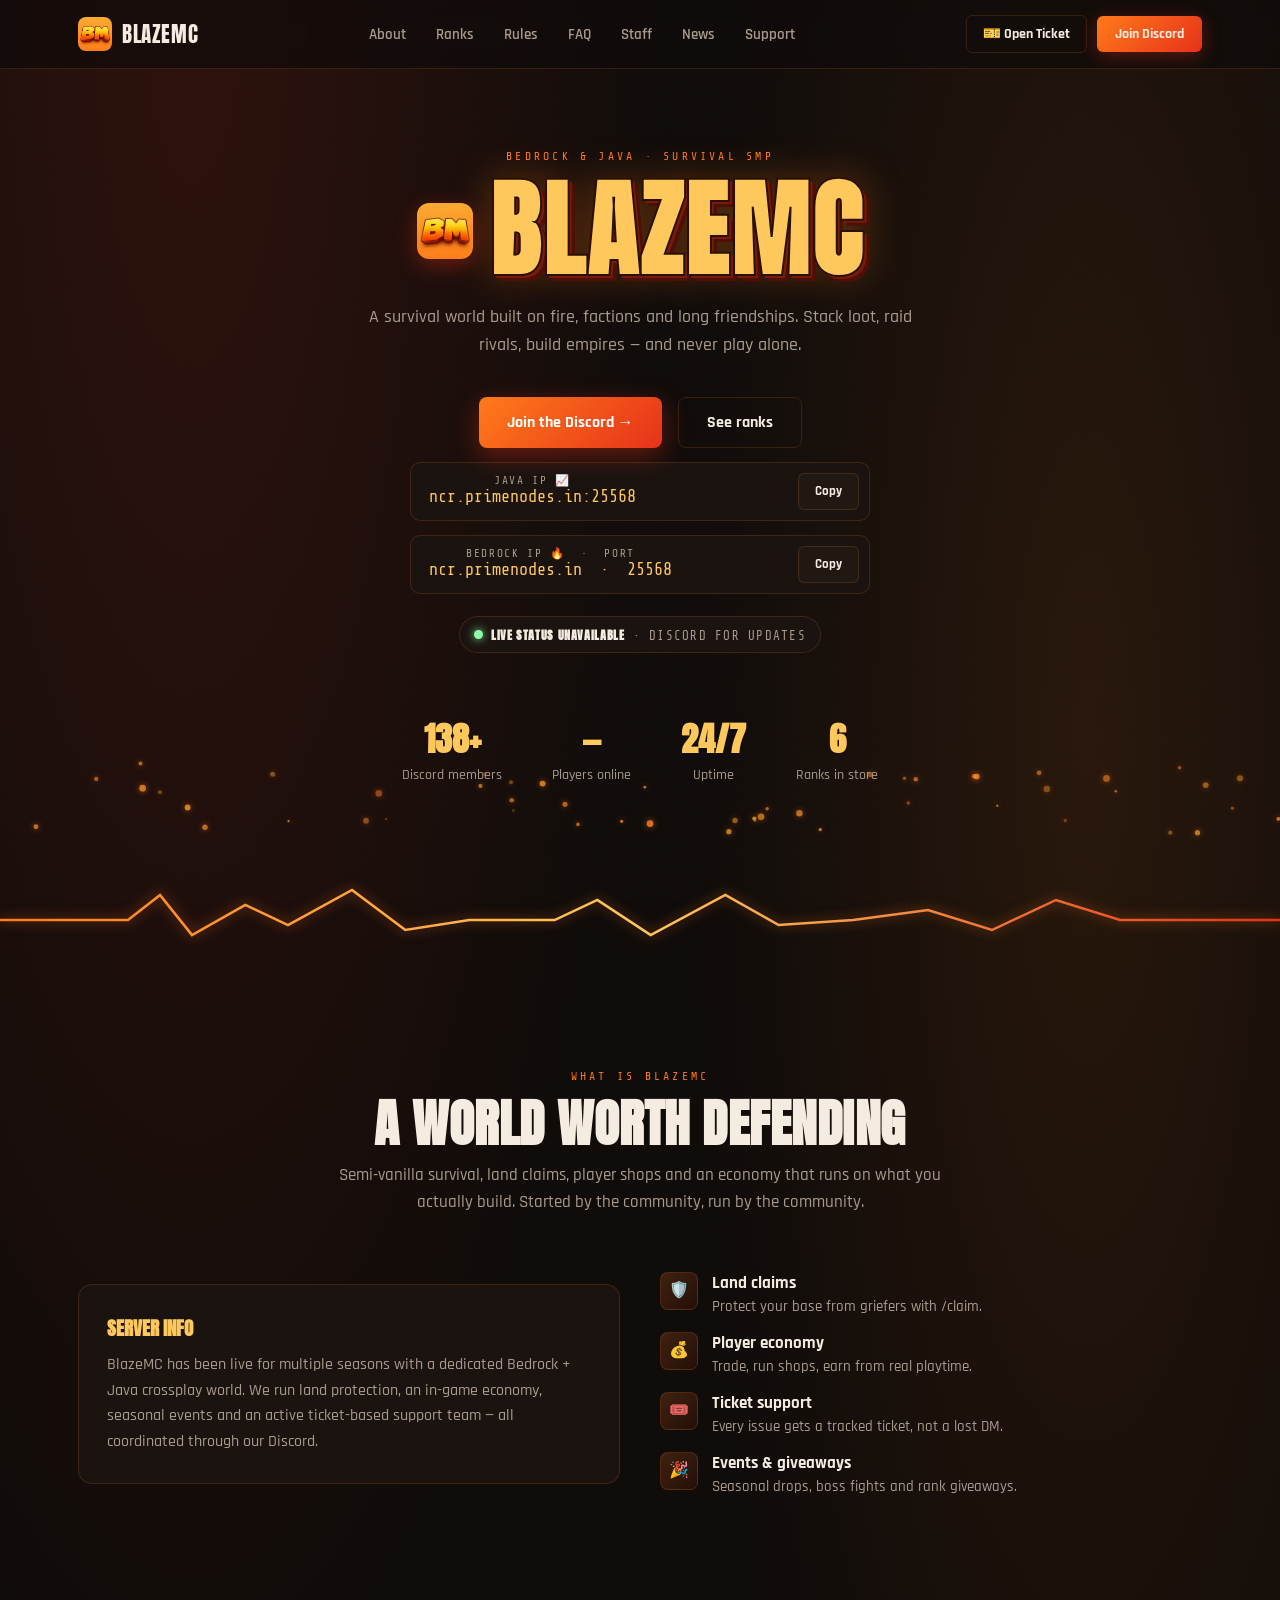
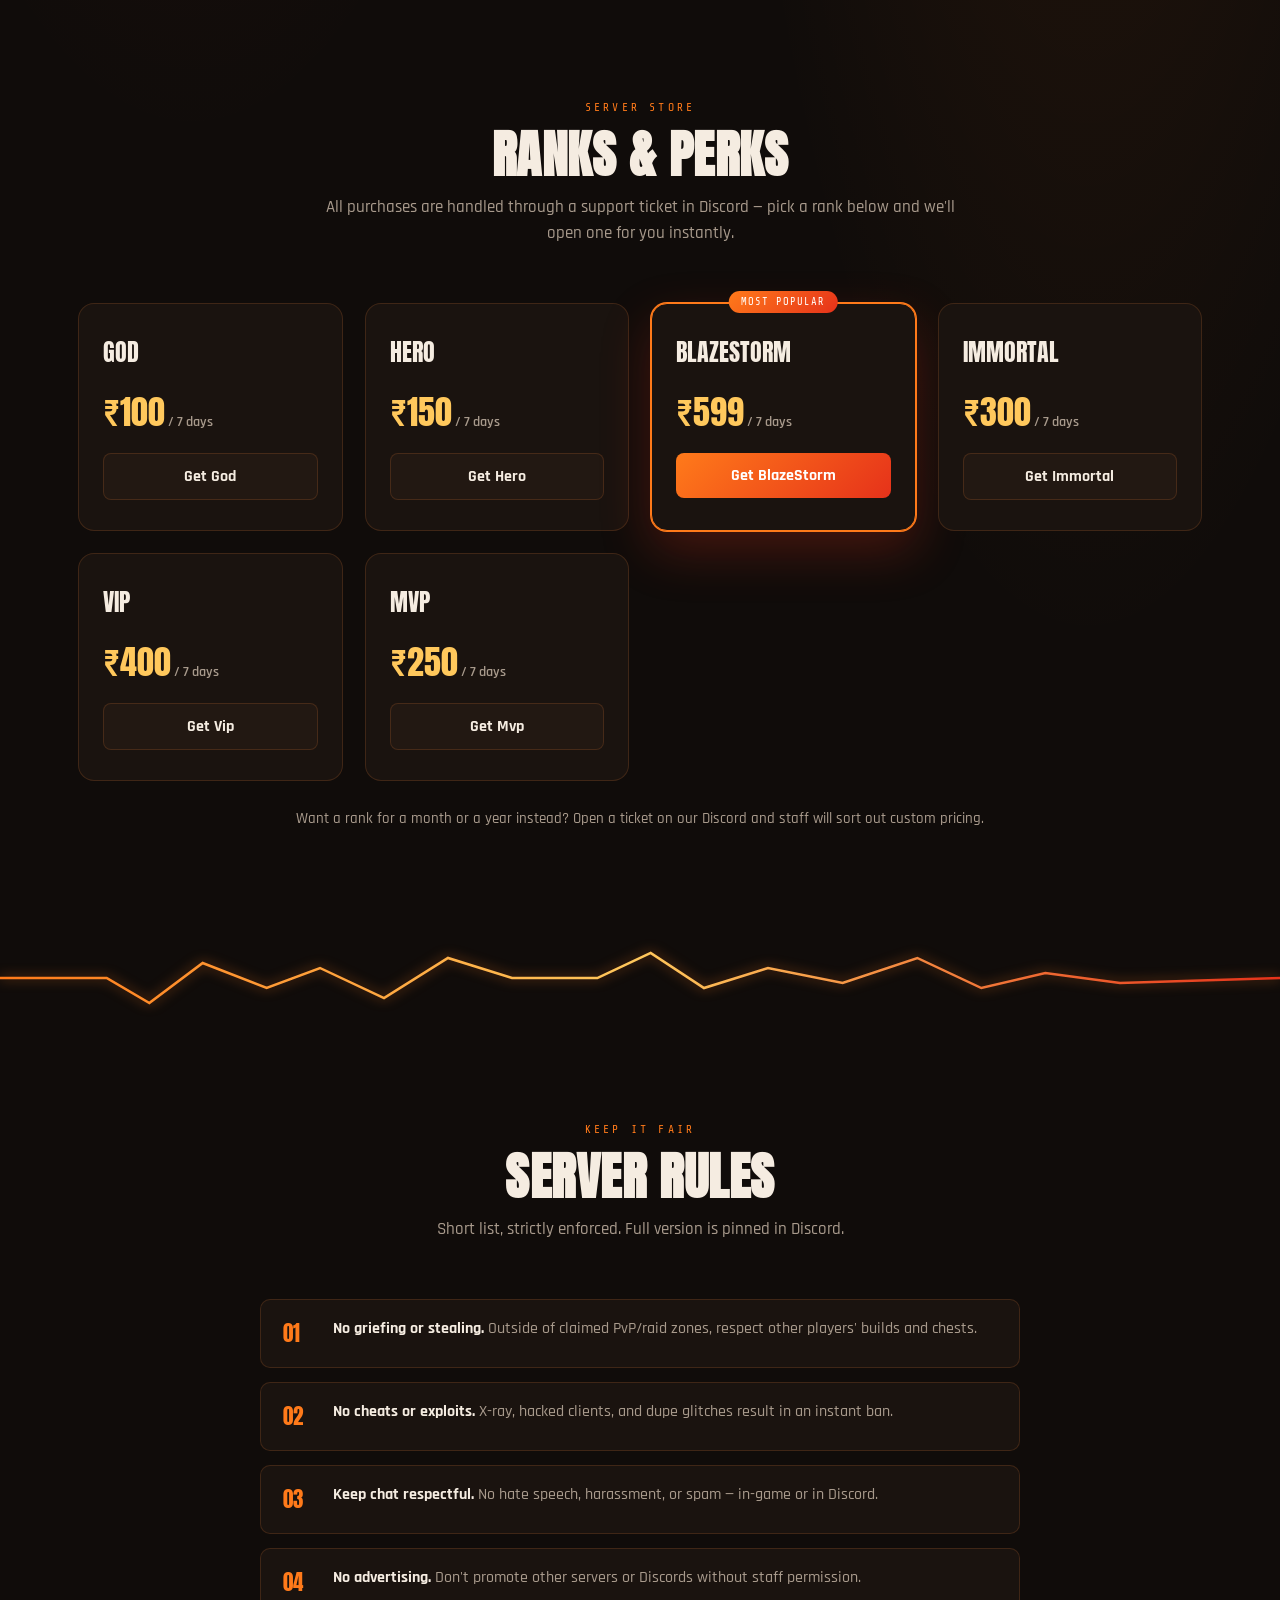
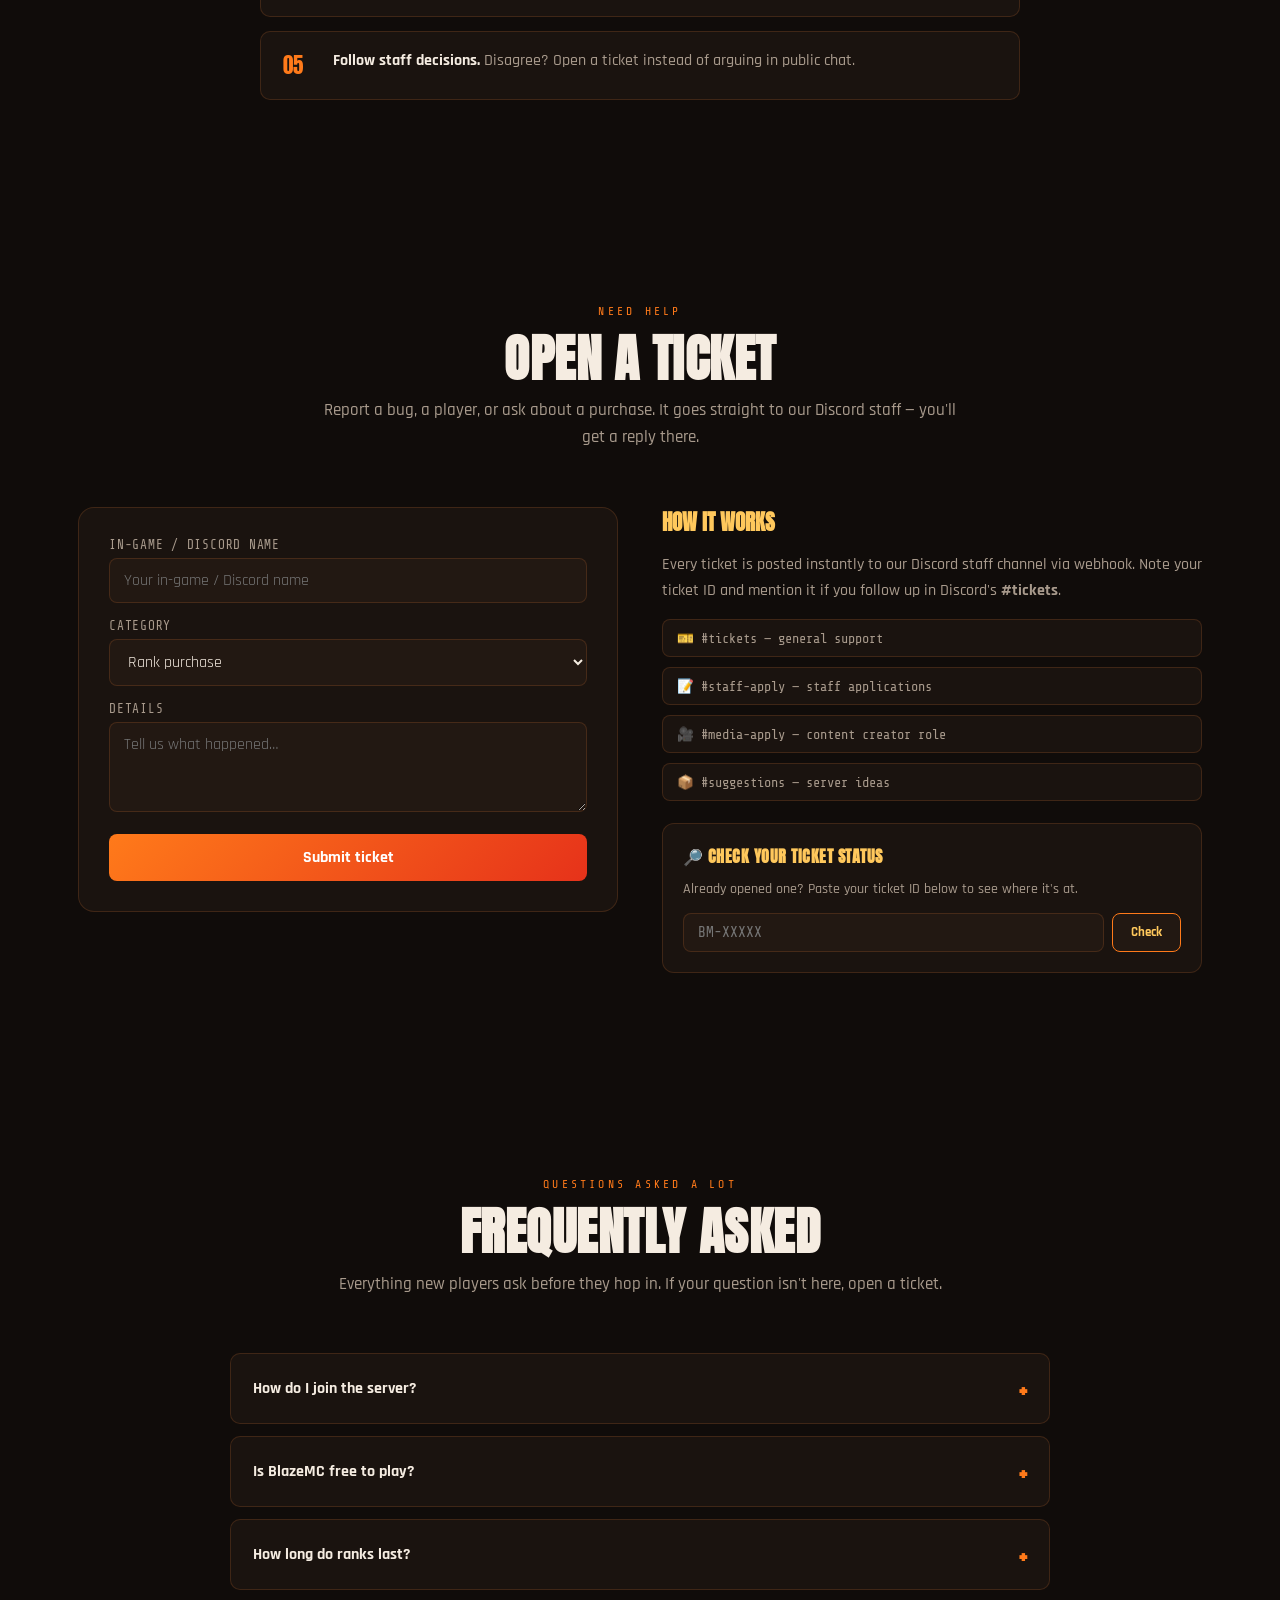
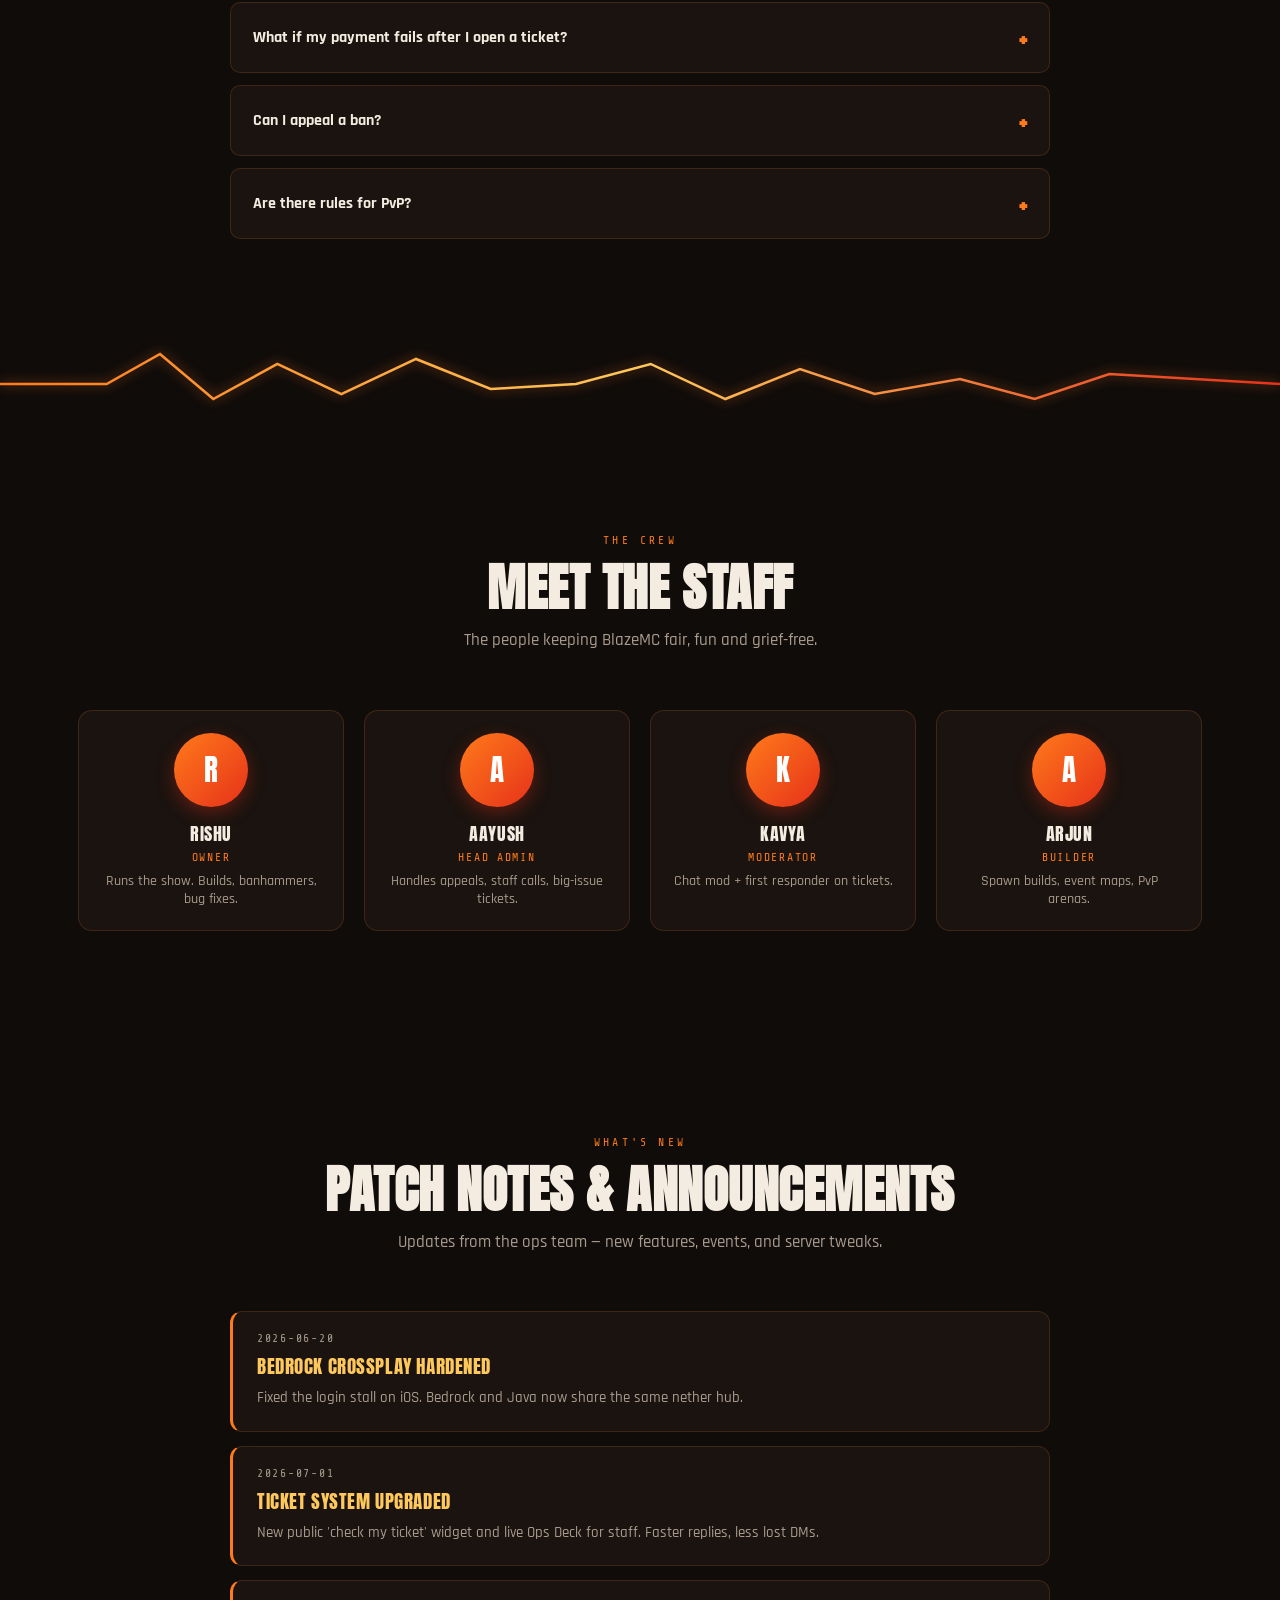
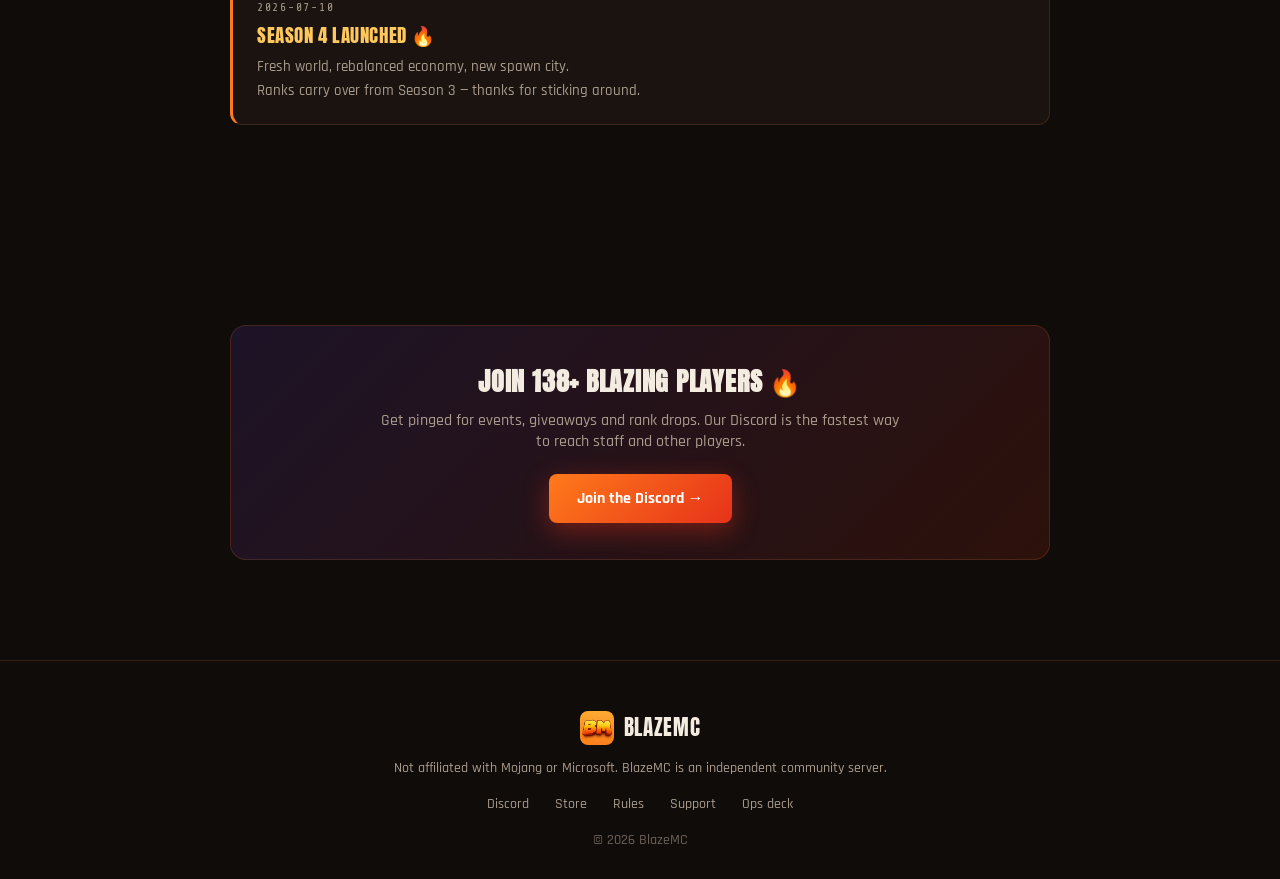
<file: blazemc.html>
<!DOCTYPE html>
<html lang="en">
<head>
<meta charset="UTF-8">
<meta name="viewport" content="width=device-width, initial-scale=1.0">
<title>BlazeMC — Minecraft SMP</title>
<link rel="preconnect" href="https://fonts.googleapis.com">
<link href="https://fonts.googleapis.com/css2?family=Anton&family=Rajdhani:wght@400;500;600;700&family=Share+Tech+Mono&family=JetBrains+Mono:wght@400;600;700&display=swap" rel="stylesheet">
<style>
:root{
  --bg:#100c0a; --bg2:#1a130f; --bg3:#221812;
  --ember:#ff7a1a; --molten:#e6321a; --gold:#ffc85c;
  --ash:#a89a8c; --text:#f5ece1;
  --line:rgba(255,140,60,0.16);
  /* admin-only palette (deliberately colder to feel like a different app) */
  --ops-bg:#0a0d12; --ops-bg2:#111722; --ops-bg3:#182233;
  --ops-line:rgba(120,180,255,0.14);
  --ops-cyan:#5ce7ff; --ops-lime:#8effa4; --ops-red:#ff5a6b; --ops-amber:#ffc85c;
  --ops-dim:#7a8aa3; --ops-text:#dfe7f5;
}
*{box-sizing:border-box; margin:0; padding:0;}
html{scroll-behavior:smooth;}
body{
  background:var(--bg); color:var(--text);
  font-family:'Rajdhani', sans-serif; font-weight:500;
  overflow-x:hidden; position:relative;
  background-image:
    radial-gradient(ellipse 60% 40% at 15% 0%, rgba(230,50,26,0.14), transparent 60%),
    radial-gradient(ellipse 50% 35% at 85% 10%, rgba(255,122,26,0.10), transparent 60%);
}
body::before{
  content:""; position:fixed; inset:0; z-index:1; pointer-events:none;
  opacity:0.045; mix-blend-mode:overlay;
  background-image:url("data:image/svg+xml;utf8,<svg xmlns='http://www.w3.org/2000/svg' width='120' height='120'><filter id='n'><feTurbulence type='fractalNoise' baseFrequency='0.9' numOctaves='2' stitchTiles='stitch'/></filter><rect width='100%25' height='100%25' filter='url(%23n)'/></svg>");
}
.logo-mark{width:34px; height:34px; border-radius:8px; display:block;}
.hidden{display:none !important;}
::selection{background:var(--molten); color:#fff;}
::-webkit-scrollbar{width:10px;}
::-webkit-scrollbar-track{background:var(--bg);}
::-webkit-scrollbar-thumb{background:linear-gradient(var(--ember),var(--molten)); border-radius:6px;}
a{color:inherit; text-decoration:none;}
.eyebrow{font-family:'Share Tech Mono',monospace; font-size:.72rem; letter-spacing:.28em; text-transform:uppercase; color:var(--ember);}
.display{font-family:'Anton',sans-serif; text-transform:uppercase; letter-spacing:.01em; line-height:.95;}
:focus-visible{outline:2px solid var(--gold); outline-offset:3px;}
@media (prefers-reduced-motion: reduce){*{animation-duration:.001ms !important; transition-duration:.001ms !important;}}
.wrap{max-width:1180px; margin:0 auto; padding:0 28px;}

/* NAV */
nav{position:fixed; top:0; left:0; right:0; z-index:100; backdrop-filter:blur(10px); background:rgba(16,12,10,.72); border-bottom:1px solid var(--line);}
nav .wrap{display:flex; align-items:center; justify-content:space-between; height:68px;}
.brand{display:flex; align-items:center; gap:10px; font-family:'Anton'; font-size:1.3rem; letter-spacing:.03em;}
.navlinks{display:flex; gap:30px; font-size:.95rem; font-weight:600;}
.navlinks a{color:var(--ash); transition:color .2s;}
.navlinks a:hover{color:var(--gold);}
.nav-cta{padding:9px 18px; border-radius:6px; background:linear-gradient(135deg,var(--ember),var(--molten)); font-weight:700; font-size:.9rem; box-shadow:0 4px 18px rgba(230,50,26,.35);}

/* HERO */
.hero{position:relative; padding:150px 0 90px; overflow:hidden;}
#embers{position:absolute; inset:0; z-index:0; pointer-events:none;}
.hero .wrap{position:relative; z-index:2; text-align:center;}
.hero .eyebrow{display:block; margin-bottom:18px;}
.hero h1{font-size:clamp(3.2rem,9vw,6.6rem); color:var(--gold); -webkit-text-stroke:2px #2a1005;
  text-shadow:3px 3px 0 #7a1a0a, 6px 6px 0 #4d0f06, 0 0 40px rgba(255,122,26,.35); letter-spacing:.02em;}
.hero-brandrow{display:flex; align-items:center; justify-content:center; gap:16px; flex-wrap:wrap;}
.hero-brandrow .logo-mark{width:56px; height:56px; border-radius:12px; box-shadow:0 6px 22px rgba(230,50,26,.4);}
.hero p.tag{max-width:560px; margin:22px auto 0; color:var(--ash); font-size:1.15rem; line-height:1.5;}
.hero-ctas{display:flex; gap:16px; justify-content:center; margin-top:38px; flex-wrap:wrap;}
.btn{display:inline-flex; align-items:center; gap:8px; padding:14px 28px; border-radius:8px; font-weight:700; font-size:1rem;
  cursor:pointer; border:none; font-family:'Rajdhani'; transition:transform .15s, box-shadow .15s;}
.btn:hover{transform:translateY(-2px);}
.btn-primary{background:linear-gradient(135deg,var(--ember),var(--molten)); color:#fff; box-shadow:0 8px 26px rgba(230,50,26,.4);}
.btn-ghost{background:transparent; color:var(--text); border:1px solid var(--line);}
.btn-ghost:hover{border-color:var(--ember); background:rgba(255,122,26,.08);}
.ip-row{margin:14px auto 0; max-width:460px; display:flex; align-items:center; gap:10px;
  background:var(--bg2); border:1px solid var(--line); border-radius:10px; padding:10px 10px 10px 18px;}
.ip-row:first-of-type{margin-top:44px;}
.ip-row .lbl{font-family:'Share Tech Mono'; font-size:.7rem; color:var(--ash); letter-spacing:.15em; text-transform:uppercase; display:block;}
.ip-row .val{font-family:'Share Tech Mono'; font-size:1.05rem; color:var(--gold);}
.ip-row button{margin-left:auto; background:var(--bg3); color:var(--text); border:1px solid var(--line); padding:9px 16px; border-radius:6px; font-weight:700; cursor:pointer; font-family:'Rajdhani';}
.ip-row button:hover{border-color:var(--ember); color:var(--gold);}
.stats{display:flex; gap:50px; justify-content:center; margin-top:60px; flex-wrap:wrap;}
.stat b{display:block; font-family:'Anton'; font-size:2.1rem; color:var(--gold);}
.stat span{font-size:.85rem; color:var(--ash);}

/* dividers */
.crack-divider{position:relative; height:90px; width:100%;}
.crack-divider svg{width:100%; height:100%; display:block;}
.crack-divider path{fill:none; stroke:url(#lavaGrad); stroke-width:2.5; filter:drop-shadow(0 0 6px rgba(255,122,26,.6));}

section{padding:100px 0;}
.section-head{text-align:center; max-width:640px; margin:0 auto 56px;}
.section-head h2{font-size:clamp(2.2rem,5vw,3.2rem); margin-top:14px;}
.section-head p{color:var(--ash); margin-top:14px; font-size:1.05rem; line-height:1.6;}

/* ABOUT */
.about-grid{display:grid; grid-template-columns:1fr 1fr; gap:40px; align-items:center;}
.about-card{background:var(--bg2); border:1px solid var(--line); border-radius:14px; padding:28px;}
.about-card h3{font-family:'Anton'; font-size:1.2rem; color:var(--gold); margin-bottom:10px; text-transform:uppercase;}
.about-card p{color:var(--ash); line-height:1.6;}
.feature-list{display:grid; gap:16px;}
.feature-list .f{display:flex; gap:14px; align-items:flex-start;}
.feature-list .icon{width:38px; height:38px; flex:none; border-radius:8px; background:linear-gradient(135deg,rgba(255,122,26,.2),rgba(230,50,26,.1)); border:1px solid var(--line); display:flex; align-items:center; justify-content:center;}
.feature-list h4{font-size:1.05rem; margin-bottom:3px;}
.feature-list p{color:var(--ash); font-size:.92rem;}

/* RANKS */
.rank-grid{display:grid; grid-template-columns:repeat(auto-fit,minmax(230px,1fr)); gap:22px;}
.rank-card{position:relative; background:var(--bg2); border:1px solid var(--line); border-radius:16px; padding:30px 24px; display:flex; flex-direction:column; gap:16px; transition:transform .2s, border-color .2s;}
.rank-card:hover{transform:translateY(-6px); border-color:var(--ember);}
.rank-card.popular{border-color:var(--ember); box-shadow:0 0 0 1px var(--ember), 0 20px 50px rgba(230,50,26,.25);}
.rank-badge{position:absolute; top:-13px; left:50%; transform:translateX(-50%); background:linear-gradient(135deg,var(--ember),var(--molten)); color:#fff; font-family:'Share Tech Mono'; font-size:.65rem; letter-spacing:.1em; padding:5px 12px; border-radius:20px; text-transform:uppercase;}
.rank-name{font-family:'Anton'; font-size:1.5rem; text-transform:uppercase;}
.rank-price{font-family:'Anton'; font-size:2.1rem; color:var(--gold);}
.rank-price span{font-family:'Rajdhani'; font-size:.85rem; color:var(--ash); font-weight:600;}
.rank-buy{width:100%; padding:12px; border-radius:8px; border:1px solid var(--line); background:var(--bg3); color:var(--text); font-weight:700; cursor:pointer; font-family:'Rajdhani'; font-size:1rem;}
.rank-card.popular .rank-buy{background:linear-gradient(135deg,var(--ember),var(--molten)); border:none; color:#fff;}
.rank-buy:hover{filter:brightness(1.12);}

/* RULES */
.rules-list{display:grid; gap:14px; max-width:760px; margin:0 auto;}
.rule{display:flex; gap:18px; align-items:flex-start; background:var(--bg2); border:1px solid var(--line); border-radius:10px; padding:18px 22px;}
.rule .num{font-family:'Anton'; color:var(--ember); font-size:1.3rem; flex:none; width:32px;}
.rule p{color:var(--ash); font-size:.98rem;}
.rule strong{color:var(--text);}

/* TICKETS */
.ticket-wrap{display:grid; grid-template-columns:1fr 1fr; gap:44px; align-items:start;}
.ticket-form{background:var(--bg2); border:1px solid var(--line); border-radius:16px; padding:30px; display:grid; gap:16px;}
.field label{display:block; font-size:.8rem; letter-spacing:.06em; color:var(--ash); margin-bottom:6px; text-transform:uppercase; font-family:'Share Tech Mono';}
.field input, .field select, .field textarea{width:100%; background:var(--bg3); border:1px solid var(--line); border-radius:8px; padding:11px 14px; color:var(--text); font-family:'Rajdhani'; font-size:1rem;}
.field textarea{resize:vertical; min-height:90px;}
.ticket-form button{background:linear-gradient(135deg,var(--ember),var(--molten)); border:none; color:#fff; padding:13px; border-radius:8px; font-weight:700; font-size:1rem; cursor:pointer; font-family:'Rajdhani';}
.ticket-result{margin-top:6px; padding:14px 16px; border-radius:8px; border:1px solid var(--ember); background:rgba(255,122,26,.08); font-size:.9rem; display:none;}
.ticket-result.show{display:block;}
.ticket-side h3{font-family:'Anton'; font-size:1.3rem; margin-bottom:14px; text-transform:uppercase; color:var(--gold);}
.ticket-side p{color:var(--ash); line-height:1.6; margin-bottom:16px;}
.chan-list{display:grid; gap:10px;}
.chan{display:flex; align-items:center; gap:10px; background:var(--bg2); border:1px solid var(--line); border-radius:8px; padding:10px 14px; font-family:'Share Tech Mono'; font-size:.85rem; color:var(--ash);}

/* FOOTER */
footer{border-top:1px solid var(--line); padding:50px 0 30px; text-align:center;}
footer .brand{justify-content:center; margin-bottom:14px; display:flex;}
footer p{color:var(--ash); font-size:.9rem;}
footer .fl{display:flex; justify-content:center; gap:26px; margin:18px 0; font-size:.9rem; color:var(--ash);}
footer .fl a:hover{color:var(--gold);}

/* =====================================================
   OPS DECK — completely different aesthetic for admin
   Full-screen mission control, cold slate + neon accents
   ===================================================== */
#opsDeck{position:fixed; inset:0; z-index:200; background:var(--ops-bg); color:var(--ops-text);
  font-family:'Rajdhani'; display:grid; grid-template-columns:220px 1fr; overflow:hidden;}
#opsDeck.hidden{display:none;}
#opsDeck::before{content:""; position:absolute; inset:0; pointer-events:none; opacity:.35;
  background-image:linear-gradient(rgba(120,180,255,.05) 1px, transparent 1px),
                   linear-gradient(90deg, rgba(120,180,255,.05) 1px, transparent 1px);
  background-size:32px 32px;}
.ops-side{position:relative; z-index:2; background:linear-gradient(180deg, #0d1219, #080b11); border-right:1px solid var(--ops-line); display:flex; flex-direction:column; padding:22px 0;}
.ops-brand{padding:0 22px 18px; border-bottom:1px solid var(--ops-line); display:flex; align-items:center; gap:10px;}
.ops-brand-dot{width:10px; height:10px; border-radius:50%; background:var(--ops-lime); box-shadow:0 0 12px var(--ops-lime); animation:pulseDot 1.6s infinite;}
@keyframes pulseDot{0%,100%{opacity:1;}50%{opacity:.35;}}
.ops-brand-txt{font-family:'JetBrains Mono'; font-size:.78rem; letter-spacing:.15em; color:var(--ops-dim); text-transform:uppercase;}
.ops-brand-txt b{display:block; color:var(--ops-text); font-family:'Anton'; font-size:1.1rem; letter-spacing:.05em; margin-top:2px;}
.ops-nav{padding:16px 12px; display:flex; flex-direction:column; gap:4px; flex:1;}
.ops-nav-item{display:flex; align-items:center; gap:12px; padding:11px 14px; border-radius:6px; cursor:pointer; color:var(--ops-dim); font-weight:600; font-size:.95rem; letter-spacing:.02em; border-left:2px solid transparent; transition:all .15s;}
.ops-nav-item:hover{background:rgba(120,180,255,.05); color:var(--ops-text);}
.ops-nav-item.active{background:linear-gradient(90deg, rgba(92,231,255,.14), transparent); color:var(--ops-cyan); border-left-color:var(--ops-cyan);}
.ops-nav-item .k{font-family:'JetBrains Mono'; font-size:.7rem; opacity:.5; margin-left:auto;}
.ops-side-foot{padding:18px 22px; border-top:1px solid var(--ops-line); font-family:'JetBrains Mono'; font-size:.7rem; color:var(--ops-dim); line-height:1.6;}
.ops-side-foot button{width:100%; margin-top:10px; background:transparent; border:1px solid var(--ops-line); color:var(--ops-dim); padding:8px; border-radius:6px; cursor:pointer; font-family:'JetBrains Mono'; font-size:.72rem; letter-spacing:.1em;}
.ops-side-foot button:hover{border-color:var(--ops-red); color:var(--ops-red);}

.ops-main{position:relative; z-index:2; overflow-y:auto; padding:26px 34px 60px;}
.ops-topbar{display:flex; justify-content:space-between; align-items:center; gap:20px; flex-wrap:wrap; margin-bottom:22px;}
.ops-title{font-family:'JetBrains Mono'; font-size:.75rem; letter-spacing:.22em; color:var(--ops-dim); text-transform:uppercase;}
.ops-title b{display:block; font-family:'Anton'; color:var(--ops-text); font-size:1.9rem; letter-spacing:.03em; margin-top:4px;}
.ops-search{display:flex; align-items:center; gap:8px; background:var(--ops-bg2); border:1px solid var(--ops-line); border-radius:6px; padding:8px 14px; min-width:280px;}
.ops-search input{background:transparent; border:none; outline:none; color:var(--ops-text); font-family:'JetBrains Mono'; font-size:.85rem; flex:1;}
.ops-search span{font-family:'JetBrains Mono'; font-size:.7rem; color:var(--ops-dim);}

.ops-kpis{display:grid; grid-template-columns:repeat(auto-fit,minmax(180px,1fr)); gap:14px; margin-bottom:26px;}
.ops-kpi{background:var(--ops-bg2); border:1px solid var(--ops-line); border-radius:8px; padding:18px 20px; position:relative; overflow:hidden;}
.ops-kpi::before{content:""; position:absolute; left:0; top:0; bottom:0; width:3px; background:var(--accent, var(--ops-cyan));}
.ops-kpi.k-open{--accent:var(--ops-amber);}
.ops-kpi.k-claimed{--accent:var(--ops-cyan);}
.ops-kpi.k-closed{--accent:var(--ops-lime);}
.ops-kpi.k-total{--accent:#c48bff;}
.ops-kpi .kpi-lbl{font-family:'JetBrains Mono'; font-size:.65rem; letter-spacing:.18em; color:var(--ops-dim); text-transform:uppercase;}
.ops-kpi .kpi-val{font-family:'Anton'; font-size:2.1rem; color:var(--ops-text); margin-top:6px; letter-spacing:.02em;}
.ops-kpi .kpi-sub{font-family:'JetBrains Mono'; font-size:.7rem; color:var(--ops-dim); margin-top:4px;}

.ops-pane{display:none;}
.ops-pane.active{display:block;}

.ops-filters{display:flex; gap:6px; margin-bottom:16px; flex-wrap:wrap;}
.ops-chip{background:var(--ops-bg2); border:1px solid var(--ops-line); color:var(--ops-dim); padding:6px 14px; border-radius:20px; font-family:'JetBrains Mono'; font-size:.72rem; letter-spacing:.08em; cursor:pointer; text-transform:uppercase;}
.ops-chip.active{border-color:var(--ops-cyan); color:var(--ops-cyan); background:rgba(92,231,255,.08);}

.ops-ticket{display:grid; grid-template-columns:6px 1fr auto; gap:16px; background:var(--ops-bg2); border:1px solid var(--ops-line); border-radius:8px; margin-bottom:10px; overflow:hidden; transition:border-color .15s;}
.ops-ticket:hover{border-color:rgba(92,231,255,.4);}
.ops-ticket .bar{background:var(--ops-amber);}
.ops-ticket[data-status="claimed"] .bar{background:var(--ops-cyan);}
.ops-ticket[data-status="closed"] .bar{background:var(--ops-lime); opacity:.5;}
.ops-ticket .body{padding:14px 4px 14px 0;}
.ops-ticket .top{display:flex; align-items:center; gap:10px; margin-bottom:6px; flex-wrap:wrap;}
.ops-ticket .tid{font-family:'JetBrains Mono'; font-size:.78rem; color:var(--ops-cyan); letter-spacing:.05em;}
.ops-ticket .cat{font-family:'JetBrains Mono'; font-size:.65rem; letter-spacing:.15em; text-transform:uppercase; color:var(--ops-dim); padding:2px 8px; border:1px solid var(--ops-line); border-radius:4px;}
.ops-ticket .status-pill{font-family:'JetBrains Mono'; font-size:.65rem; letter-spacing:.15em; text-transform:uppercase; padding:2px 8px; border-radius:4px;}
.ops-ticket[data-status="open"] .status-pill{background:rgba(255,200,92,.12); color:var(--ops-amber);}
.ops-ticket[data-status="claimed"] .status-pill{background:rgba(92,231,255,.12); color:var(--ops-cyan);}
.ops-ticket[data-status="closed"] .status-pill{background:rgba(142,255,164,.12); color:var(--ops-lime);}
.ops-ticket .who{color:var(--ops-text); font-weight:700; font-size:1.05rem;}
.ops-ticket .detail{color:var(--ops-dim); font-size:.92rem; margin-top:4px; line-height:1.5;}
.ops-ticket .stamp{font-family:'JetBrains Mono'; font-size:.7rem; color:var(--ops-dim); margin-top:8px;}
.ops-ticket .actions{padding:14px 18px 14px 6px; display:flex; flex-direction:column; gap:6px; justify-content:center;}
.ops-btn{background:transparent; border:1px solid var(--ops-line); color:var(--ops-dim); padding:7px 14px; border-radius:5px; font-family:'JetBrains Mono'; font-size:.72rem; letter-spacing:.1em; cursor:pointer; text-transform:uppercase; transition:all .12s; min-width:120px; text-align:left;}
.ops-btn:hover{border-color:var(--ops-cyan); color:var(--ops-cyan);}
.ops-btn.claim:hover{border-color:var(--ops-cyan); color:var(--ops-cyan);}
.ops-btn.close:hover{border-color:var(--ops-lime); color:var(--ops-lime);}
.ops-btn.reopen:hover{border-color:var(--ops-amber); color:var(--ops-amber);}
.ops-btn.del:hover{border-color:var(--ops-red); color:var(--ops-red);}

.ops-empty{padding:60px 20px; text-align:center; color:var(--ops-dim); font-family:'JetBrains Mono'; font-size:.85rem; border:1px dashed var(--ops-line); border-radius:8px;}
.ops-empty b{display:block; color:var(--ops-text); font-family:'Anton'; font-size:1.4rem; letter-spacing:.03em; margin-bottom:6px;}

/* settings pane */
.ops-form{display:grid; gap:14px; max-width:820px;}
.ops-form .grp{display:grid; gap:6px;}
.ops-form label{font-family:'JetBrains Mono'; font-size:.7rem; letter-spacing:.15em; text-transform:uppercase; color:var(--ops-dim);}
.ops-form input, .ops-form textarea, .ops-form select{background:var(--ops-bg2); border:1px solid var(--ops-line); color:var(--ops-text); padding:11px 14px; border-radius:6px; font-family:'JetBrains Mono'; font-size:.9rem;}
.ops-form input:focus, .ops-form textarea:focus{outline:none; border-color:var(--ops-cyan);}
.ops-form textarea{min-height:80px; resize:vertical;}
.ops-form .row{display:grid; grid-template-columns:1fr 1fr; gap:14px;}
.ops-save-row{display:flex; gap:10px; margin-top:6px;}
.ops-save{background:var(--ops-cyan); color:#062026; border:none; padding:11px 22px; border-radius:6px; font-family:'JetBrains Mono'; font-weight:700; letter-spacing:.1em; cursor:pointer; font-size:.8rem; text-transform:uppercase;}
.ops-save:hover{filter:brightness(1.1);}
.ops-reset{background:transparent; color:var(--ops-dim); border:1px solid var(--ops-line); padding:11px 22px; border-radius:6px; font-family:'JetBrains Mono'; font-size:.75rem; letter-spacing:.1em; cursor:pointer; text-transform:uppercase;}

.ops-toast{position:fixed; bottom:24px; right:24px; z-index:300; background:var(--ops-bg2); border:1px solid var(--ops-cyan); color:var(--ops-text); padding:14px 20px; border-radius:6px; font-family:'JetBrains Mono'; font-size:.85rem; box-shadow:0 8px 24px rgba(0,0,0,.5); opacity:0; transform:translateY(10px); transition:all .2s;}
.ops-toast.show{opacity:1; transform:translateY(0);}
.ops-toast.err{border-color:var(--ops-red);}

/* ops login */
#opsLogin{position:fixed; inset:0; z-index:250; background:radial-gradient(ellipse at 50% 30%, rgba(92,231,255,.08), transparent 60%), var(--ops-bg); display:flex; align-items:center; justify-content:center; padding:24px;}
#opsLogin.hidden{display:none;}
.ops-login-card{max-width:380px; width:100%; background:var(--ops-bg2); border:1px solid var(--ops-line); border-radius:10px; padding:34px; position:relative;}
.ops-login-card::before{content:""; position:absolute; top:0; left:0; right:0; height:2px; background:linear-gradient(90deg, transparent, var(--ops-cyan), transparent);}
.ops-login-card h2{font-family:'Anton'; text-transform:uppercase; letter-spacing:.05em; color:var(--ops-text); font-size:1.4rem; margin-bottom:4px;}
.ops-login-card .sub{font-family:'JetBrains Mono'; font-size:.72rem; color:var(--ops-dim); letter-spacing:.1em; text-transform:uppercase; margin-bottom:22px;}
.ops-login-card input{width:100%; background:var(--ops-bg); border:1px solid var(--ops-line); color:var(--ops-text); padding:12px 14px; border-radius:6px; font-family:'JetBrains Mono'; margin-bottom:12px;}
.ops-login-card input:focus{outline:none; border-color:var(--ops-cyan);}
.ops-login-card button{width:100%; background:var(--ops-cyan); color:#062026; border:none; padding:12px; border-radius:6px; font-family:'JetBrains Mono'; font-weight:700; letter-spacing:.15em; cursor:pointer; text-transform:uppercase;}
.ops-login-card .err{color:var(--ops-red); font-family:'JetBrains Mono'; font-size:.75rem; min-height:18px; margin-bottom:8px;}
.ops-login-card .cancel{background:transparent; color:var(--ops-dim); border:1px solid var(--ops-line); margin-top:8px;}

@media (max-width:900px){
  #opsDeck{grid-template-columns:1fr;}
  .ops-side{flex-direction:row; padding:10px; overflow-x:auto; border-right:none; border-bottom:1px solid var(--ops-line);}
  .ops-brand, .ops-side-foot{display:none;}
  .ops-nav{flex-direction:row; padding:0; gap:6px;}
  .ops-nav-item{white-space:nowrap; padding:8px 12px;}
  .ops-nav-item .k{display:none;}
  .ops-main{padding:20px;}
  .ops-ticket{grid-template-columns:6px 1fr;}
  .ops-ticket .actions{grid-column:2; padding:0 14px 14px; flex-direction:row; flex-wrap:wrap;}
  .ops-btn{min-width:0; flex:1;}
}
@media (max-width:780px){
  .navlinks{display:none;}
  .about-grid, .ticket-wrap{grid-template-columns:1fr;}
  nav .brand span#navBrand{display:none;}
}

/* ============ NEW: reveal, status pill, FAQ, staff, news, checker ============ */
.reveal{opacity:0; transform:translateY(24px); transition:opacity .7s ease, transform .7s ease;}
.reveal.in{opacity:1; transform:none;}

.status-live{display:inline-flex; align-items:center; gap:8px; margin-top:22px; padding:8px 14px; border-radius:20px; background:var(--bg2); border:1px solid var(--line); font-family:'Share Tech Mono'; font-size:.78rem; letter-spacing:.1em; color:var(--ash); text-transform:uppercase;}
.status-live .dot{width:9px; height:9px; border-radius:50%; background:#8effa4; box-shadow:0 0 10px #8effa4; animation:pulseDot 1.8s infinite;}
.status-live.off .dot{background:#ff5a6b; box-shadow:0 0 10px #ff5a6b;}
.status-live.load .dot{background:#ffc85c; box-shadow:0 0 10px #ffc85c;}
.status-live b{color:var(--text); font-family:'Anton'; letter-spacing:.05em;}

/* Ticket status checker */
.tix-check{margin-top:22px; background:var(--bg2); border:1px solid var(--line); border-radius:12px; padding:20px;}
.tix-check h4{font-family:'Anton'; text-transform:uppercase; letter-spacing:.03em; color:var(--gold); font-size:1rem; margin-bottom:10px;}
.tix-check p{color:var(--ash); font-size:.88rem; margin-bottom:12px;}
.tix-check-row{display:flex; gap:8px;}
.tix-check-row input{flex:1; background:var(--bg3); border:1px solid var(--line); border-radius:8px; padding:10px 14px; color:var(--text); font-family:'Share Tech Mono'; font-size:.9rem; text-transform:uppercase;}
.tix-check-row button{background:var(--bg3); border:1px solid var(--ember); color:var(--gold); padding:10px 18px; border-radius:8px; font-family:'Rajdhani'; font-weight:700; cursor:pointer;}
.tix-check-row button:hover{background:rgba(255,122,26,.15);}
.tix-check-result{margin-top:12px; padding:12px 14px; border-radius:8px; border:1px solid var(--line); background:var(--bg3); font-size:.9rem; color:var(--ash); display:none;}
.tix-check-result.show{display:block;}
.tix-check-result .pill{display:inline-block; padding:2px 10px; border-radius:20px; font-family:'Share Tech Mono'; font-size:.7rem; letter-spacing:.1em; text-transform:uppercase; margin-right:8px;}
.tix-check-result .pill.open{background:rgba(255,200,92,.15); color:#ffc85c;}
.tix-check-result .pill.claimed{background:rgba(92,231,255,.15); color:#5ce7ff;}
.tix-check-result .pill.closed{background:rgba(142,255,164,.15); color:#8effa4;}

/* FAQ accordion */
.faq-list{max-width:820px; margin:0 auto; display:grid; gap:12px;}
.faq-item{background:var(--bg2); border:1px solid var(--line); border-radius:10px; overflow:hidden;}
.faq-q{padding:18px 22px; cursor:pointer; display:flex; justify-content:space-between; align-items:center; font-weight:700; font-size:1.02rem; color:var(--text); user-select:none;}
.faq-q .plus{color:var(--ember); font-family:'Anton'; font-size:1.4rem; transition:transform .25s;}
.faq-item.open .faq-q .plus{transform:rotate(45deg);}
.faq-a{max-height:0; overflow:hidden; transition:max-height .3s ease; padding:0 22px; color:var(--ash); line-height:1.6;}
.faq-item.open .faq-a{max-height:400px; padding:0 22px 20px;}

/* Staff / team */
.staff-grid{display:grid; grid-template-columns:repeat(auto-fit,minmax(200px,1fr)); gap:20px;}
.staff-card{background:var(--bg2); border:1px solid var(--line); border-radius:14px; padding:22px; text-align:center; transition:transform .2s, border-color .2s;}
.staff-card:hover{transform:translateY(-4px); border-color:var(--ember);}
.staff-avatar{width:74px; height:74px; border-radius:50%; margin:0 auto 12px; background:linear-gradient(135deg,var(--ember),var(--molten)); display:flex; align-items:center; justify-content:center; font-family:'Anton'; font-size:1.8rem; color:#fff; box-shadow:0 6px 18px rgba(230,50,26,.35);}
.staff-name{font-family:'Anton'; font-size:1.15rem; letter-spacing:.03em; text-transform:uppercase;}
.staff-role{font-family:'Share Tech Mono'; font-size:.72rem; letter-spacing:.15em; color:var(--ember); text-transform:uppercase; margin-top:4px;}
.staff-tag{color:var(--ash); font-size:.85rem; margin-top:8px;}

/* News */
.news-list{display:grid; gap:14px; max-width:820px; margin:0 auto;}
.news-item{background:var(--bg2); border:1px solid var(--line); border-radius:12px; padding:20px 24px; border-left:3px solid var(--ember);}
.news-date{font-family:'Share Tech Mono'; font-size:.72rem; letter-spacing:.15em; text-transform:uppercase; color:var(--ash);}
.news-title{font-family:'Anton'; font-size:1.2rem; text-transform:uppercase; letter-spacing:.03em; margin-top:6px; color:var(--gold);}
.news-body{color:var(--ash); font-size:.95rem; line-height:1.6; margin-top:6px; white-space:pre-line;}

/* Discord widget block */
.discord-cta{max-width:820px; margin:0 auto; text-align:center; background:linear-gradient(135deg, rgba(122,77,255,.12), rgba(255,58,21,.12)); border:1px solid var(--line); border-radius:16px; padding:36px 28px;}
.discord-cta h3{font-family:'Anton'; font-size:1.6rem; text-transform:uppercase; letter-spacing:.03em; color:var(--text);}
.discord-cta p{color:var(--ash); margin:10px auto 22px; max-width:520px;}

/* Ops: editors for lists (ranks, rules, faq, staff, news) */
.list-editor{display:grid; gap:10px; margin-top:10px;}
.le-row{display:grid; grid-template-columns:1fr auto; gap:10px; background:var(--ops-bg); border:1px solid var(--ops-line); border-radius:6px; padding:10px 12px;}
.le-row .le-fields{display:grid; gap:6px;}
.le-row .le-fields input, .le-row .le-fields textarea{background:var(--ops-bg2); border:1px solid var(--ops-line); color:var(--ops-text); padding:8px 10px; border-radius:5px; font-family:'JetBrains Mono'; font-size:.82rem;}
.le-row .le-fields.two{grid-template-columns:2fr 1fr; display:grid;}
.le-row .le-fields.two input:first-child{grid-column:1;}
.le-del{background:transparent; border:1px solid var(--ops-line); color:var(--ops-dim); padding:6px 10px; border-radius:5px; cursor:pointer; font-family:'JetBrains Mono'; font-size:.7rem; align-self:start;}
.le-del:hover{border-color:var(--ops-red); color:var(--ops-red);}
.le-add{background:transparent; border:1px dashed var(--ops-line); color:var(--ops-cyan); padding:9px; border-radius:6px; cursor:pointer; font-family:'JetBrains Mono'; font-size:.75rem; letter-spacing:.1em; text-transform:uppercase; margin-top:4px;}
.le-add:hover{border-style:solid;}
.ops-section-head{font-family:'JetBrains Mono'; font-size:.72rem; letter-spacing:.18em; color:var(--ops-cyan); text-transform:uppercase; margin:22px 0 4px; padding-top:14px; border-top:1px solid var(--ops-line);}
.ops-io-row{display:flex; gap:8px; margin-top:10px; flex-wrap:wrap;}
.ops-io-row button{background:var(--ops-bg2); border:1px solid var(--ops-line); color:var(--ops-dim); padding:9px 14px; border-radius:5px; cursor:pointer; font-family:'JetBrains Mono'; font-size:.72rem; letter-spacing:.1em; text-transform:uppercase;}
.ops-io-row button:hover{border-color:var(--ops-cyan); color:var(--ops-cyan);}

/* Scroll-to-top */
.to-top{position:fixed; bottom:24px; right:24px; z-index:90; width:44px; height:44px; border-radius:50%; background:linear-gradient(135deg,var(--ember),var(--molten)); color:#fff; border:none; font-size:1.2rem; cursor:pointer; opacity:0; pointer-events:none; transition:opacity .25s, transform .25s; box-shadow:0 6px 20px rgba(230,50,26,.4);}
.to-top.show{opacity:1; pointer-events:auto;}
.to-top:hover{transform:translateY(-3px);}
</style>
</head>

<body>

<nav>
  <div class="wrap">
    <div class="brand"><img class="logo-mark" id="navLogo" alt=""><span id="navBrand">BLAZEMC</span></div>
    <div class="navlinks">
      <a href="#about">About</a>
      <a href="#ranks">Ranks</a>
      <a href="#rules">Rules</a>
      <a href="#faq">FAQ</a>
      <a href="#staff">Staff</a>
      <a href="#news">News</a>
      <a href="#tickets">Support</a>
    </div>

    <div style="display:flex; align-items:center; gap:10px;">
      <a class="btn-ghost" href="#tickets" style="padding:9px 16px; border-radius:6px; font-size:.9rem; font-weight:700; border:1px solid var(--line);">🎫 Open Ticket</a>
      <a class="nav-cta" id="navDiscord" target="_blank" rel="noopener">Join Discord</a>
    </div>
  </div>
</nav>

<header class="hero">
  <canvas id="embers"></canvas>
  <div class="wrap">
    <span class="eyebrow">Bedrock &amp; Java · Survival SMP</span>
    <div class="hero-brandrow">
      <img class="logo-mark" id="heroLogo" alt="">
      <h1 class="display" id="heroTitle">BLAZEMC</h1>
    </div>
    <p class="tag" id="heroTag"></p>
    <div class="hero-ctas">
      <a class="btn btn-primary" id="ctaDiscord" target="_blank" rel="noopener">Join the Discord →</a>
      <a class="btn btn-ghost" href="#ranks">See ranks</a>
    </div>
    <div class="ip-row">
      <div><span class="lbl">Java IP 📈</span><span class="val" id="javaIP"></span></div>
      <button id="copyJavaIP">Copy</button>
    </div>
    <div class="ip-row">
      <div><span class="lbl">Bedrock IP 🔥 &nbsp;·&nbsp; Port</span><span class="val" id="bedrockIP"></span></div>
      <button id="copyBedrockIP">Copy</button>
    </div>
    <div class="status-live load" id="liveStatus"><span class="dot"></span><span id="liveStatusText">Pinging server…</span></div>
    <div class="stats">
      <div class="stat"><b id="statMembers">138+</b><span>Discord members</span></div>
      <div class="stat"><b id="statPlayers">—</b><span>Players online</span></div>
      <div class="stat"><b>24/7</b><span>Uptime</span></div>
      <div class="stat"><b id="statRanks">6</b><span>Ranks in store</span></div>
    </div>

  </div>
</header>

<div class="crack-divider">
  <svg viewBox="0 0 1200 90" preserveAspectRatio="none">
    <defs><linearGradient id="lavaGrad" x1="0" x2="1">
      <stop offset="0" stop-color="#ff7a1a"/><stop offset="0.5" stop-color="#ffc85c"/><stop offset="1" stop-color="#e6321a"/>
    </linearGradient></defs>
    <path d="M0,45 L120,45 L150,20 L180,60 L230,30 L270,50 L330,15 L380,55 L440,45 L520,45 L560,25 L610,60 L680,20 L730,50 L800,45 L870,35 L930,55 L990,25 L1050,45 L1200,45"/>
  </svg>
</div>

<section id="about">
  <div class="wrap">
    <div class="section-head">
      <span class="eyebrow">What is BlazeMC</span>
      <h2 class="display">A world worth defending</h2>
      <p>Semi-vanilla survival, land claims, player shops and an economy that runs on what you actually build. Started by the community, run by the community.</p>
    </div>
    <div class="about-grid">
      <div class="about-card">
        <h3>Server info</h3>
        <p id="aboutText"></p>
      </div>
      <div class="feature-list">
        <div class="f"><div class="icon">🛡️</div><div><h4>Land claims</h4><p>Protect your base from griefers with /claim.</p></div></div>
        <div class="f"><div class="icon">💰</div><div><h4>Player economy</h4><p>Trade, run shops, earn from real playtime.</p></div></div>
        <div class="f"><div class="icon">🎟️</div><div><h4>Ticket support</h4><p>Every issue gets a tracked ticket, not a lost DM.</p></div></div>
        <div class="f"><div class="icon">🎉</div><div><h4>Events &amp; giveaways</h4><p>Seasonal drops, boss fights and rank giveaways.</p></div></div>
      </div>
    </div>
  </div>
</section>

<section id="ranks">
  <div class="wrap">
    <div class="section-head">
      <span class="eyebrow">Server store</span>
      <h2 class="display">Ranks &amp; perks</h2>
      <p>All purchases are handled through a support ticket in Discord — pick a rank below and we'll open one for you instantly.</p>
    </div>
    <div class="rank-grid" id="rankGrid"></div>
    <p style="text-align:center; color:var(--ash); margin-top:28px; font-size:.95rem;" id="rankNote"></p>
  </div>
</section>

<div class="crack-divider">
  <svg viewBox="0 0 1200 90" preserveAspectRatio="none">
    <path d="M0,50 L100,50 L140,75 L190,35 L250,60 L300,40 L360,70 L420,30 L480,50 L560,50 L610,25 L660,60 L720,40 L790,55 L860,30 L920,60 L980,45 L1050,55 L1200,50" stroke="url(#lavaGrad)"/>
  </svg>
</div>

<section id="rules">
  <div class="wrap">
    <div class="section-head">
      <span class="eyebrow">Keep it fair</span>
      <h2 class="display">Server rules</h2>
      <p>Short list, strictly enforced. Full version is pinned in Discord.</p>
    </div>
    <div class="rules-list" id="rulesList"></div>
  </div>
</section>

<section id="tickets">
  <div class="wrap">
    <div class="section-head">
      <span class="eyebrow">Need help</span>
      <h2 class="display">Open a ticket</h2>
      <p>Report a bug, a player, or ask about a purchase. It goes straight to our Discord staff — you'll get a reply there.</p>
    </div>
    <div class="ticket-wrap">
      <form class="ticket-form" id="ticketForm">
        <div class="field"><label>In-game / Discord name</label>
          <input type="text" id="tName" required maxlength="30" placeholder="Your in-game / Discord name"></div>
        <div class="field"><label>Category</label>
          <select id="tCategory">
            <option>Rank purchase</option><option>Bug report</option><option>Player report</option>
            <option>Ban appeal</option><option>Other</option>
          </select></div>
        <div class="field"><label>Details</label>
          <textarea id="tDetails" required placeholder="Tell us what happened…"></textarea></div>
        <button type="submit">Submit ticket</button>
        <div class="ticket-result" id="ticketResult"></div>
      </form>
      <div class="ticket-side">
        <h3>How it works</h3>
        <p>Every ticket is posted instantly to our Discord staff channel via webhook. Note your ticket ID and mention it if you follow up in Discord's <strong>#tickets</strong>.</p>
        <div class="chan-list">
          <div class="chan">🎫 #tickets — general support</div>
          <div class="chan">📝 #staff-apply — staff applications</div>
          <div class="chan">🎥 #media-apply — content creator role</div>
          <div class="chan">📦 #suggestions — server ideas</div>
        </div>
        <div class="tix-check">
          <h4>🔎 Check your ticket status</h4>
          <p>Already opened one? Paste your ticket ID below to see where it's at.</p>
          <div class="tix-check-row">
            <input type="text" id="tCheckId" placeholder="BM-XXXXX" maxlength="12">
            <button type="button" id="tCheckBtn">Check</button>
          </div>
          <div class="tix-check-result" id="tCheckResult"></div>
        </div>
      </div>
    </div>
  </div>
</section>

<section id="faq">
  <div class="wrap">
    <div class="section-head reveal">
      <span class="eyebrow">Questions asked a lot</span>
      <h2 class="display">Frequently asked</h2>
      <p>Everything new players ask before they hop in. If your question isn't here, open a ticket.</p>
    </div>
    <div class="faq-list" id="faqList"></div>
  </div>
</section>

<div class="crack-divider">
  <svg viewBox="0 0 1200 90" preserveAspectRatio="none">
    <path d="M0,45 L100,45 L150,15 L200,60 L260,25 L320,55 L390,20 L460,50 L540,45 L610,25 L680,60 L750,30 L820,55 L900,40 L970,60 L1040,35 L1200,45" stroke="url(#lavaGrad)"/>
  </svg>
</div>

<section id="staff">
  <div class="wrap">
    <div class="section-head reveal">
      <span class="eyebrow">The crew</span>
      <h2 class="display">Meet the staff</h2>
      <p>The people keeping BlazeMC fair, fun and grief-free.</p>
    </div>
    <div class="staff-grid" id="staffGrid"></div>
  </div>
</section>

<section id="news">
  <div class="wrap">
    <div class="section-head reveal">
      <span class="eyebrow">What's new</span>
      <h2 class="display">Patch notes &amp; announcements</h2>
      <p>Updates from the ops team — new features, events, and server tweaks.</p>
    </div>
    <div class="news-list" id="newsList"></div>
  </div>
</section>

<section id="joinus">
  <div class="wrap">
    <div class="discord-cta reveal">
      <h3>Join 138+ blazing players 🔥</h3>
      <p>Get pinged for events, giveaways and rank drops. Our Discord is the fastest way to reach staff and other players.</p>
      <a class="btn btn-primary" id="ctaDiscord2" target="_blank" rel="noopener">Join the Discord →</a>
    </div>
  </div>
</section>



<footer>
  <div class="wrap">
    <div class="brand"><img class="logo-mark" id="footLogo" alt=""><span id="footBrand">BLAZEMC</span></div>
    <p>Not affiliated with Mojang or Microsoft. BlazeMC is an independent community server.</p>
    <div class="fl">
      <a id="footDiscord" target="_blank" rel="noopener">Discord</a>
      <a href="#ranks">Store</a>
      <a href="#rules">Rules</a>
      <a href="#tickets">Support</a>
      <a href="#" id="opsOpenLink">Ops deck</a>
    </div>
    <p style="opacity:.6">© 2026 BlazeMC</p>
  </div>
</footer>

<!-- ================= OPS DECK ================= -->
<div id="opsLogin" class="hidden">
  <div class="ops-login-card">
    <h2>Mission Control</h2>
    <div class="sub">// Staff auth required</div>
    <div class="err" id="opsErr"></div>
    <input type="password" id="opsPassword" placeholder="Access key">
    <button id="opsLoginBtn">Authenticate</button>
    <button id="opsCancelBtn" class="cancel">Cancel</button>
  </div>
</div>

<div id="opsDeck" class="hidden">
  <aside class="ops-side">
    <div class="ops-brand">
      <div class="ops-brand-dot"></div>
      <div class="ops-brand-txt">Node 01<b>OPS DECK</b></div>
    </div>
    <nav class="ops-nav" id="opsNav">
      <div class="ops-nav-item active" data-pane="tickets">🎫 Tickets <span class="k">T</span></div>
      <div class="ops-nav-item" data-pane="settings">⚙ Settings <span class="k">S</span></div>
    </nav>
    <div class="ops-side-foot">
      <div>Staff: <span id="opsStaffName" style="color:var(--ops-cyan);">operator</span></div>
      <div>Session: <span id="opsSessionTime">--</span></div>
      <button id="opsExit">Exit deck</button>
    </div>
  </aside>
  <main class="ops-main">
    <div class="ops-topbar">
      <div class="ops-title">// live queue<b id="opsPaneTitle">Ticket Queue</b></div>
      <div class="ops-search"><span>⌕</span><input type="text" id="opsSearch" placeholder="filter by id, name, category…"><span>ESC</span></div>
    </div>

    <div class="ops-kpis" id="opsKpis"></div>

    <div class="ops-pane active" id="paneTickets">
      <div class="ops-filters" id="opsFilters">
        <div class="ops-chip active" data-filter="all">All</div>
        <div class="ops-chip" data-filter="open">Open</div>
        <div class="ops-chip" data-filter="claimed">Claimed</div>
        <div class="ops-chip" data-filter="closed">Closed</div>
      </div>
      <div id="opsTicketList"></div>
    </div>

    <div class="ops-pane" id="paneSettings">
      <div class="ops-form">
        <div class="grp"><label>Staff operator name (shown in Discord on claim/close)</label>
          <input type="text" id="setStaffName" placeholder="e.g. Rishu"></div>
        <div class="row">
          <div class="grp"><label>Server name</label><input type="text" id="setServerName"></div>
          <div class="grp"><label>Discord invite</label><input type="text" id="setDiscordInvite"></div>
        </div>
        <div class="grp"><label>Discord webhook URL</label>
          <input type="text" id="setWebhook" placeholder="https://discord.com/api/webhooks/..."></div>
        <div class="row">
          <div class="grp"><label>Java IP</label><input type="text" id="setJavaIP"></div>
          <div class="grp"><label>Bedrock IP</label><input type="text" id="setBedrockIP"></div>
        </div>
        <div class="row">
          <div class="grp"><label>Bedrock port</label><input type="text" id="setBedrockPort"></div>
          <div class="grp"><label>Discord member count text</label><input type="text" id="setMemberCount"></div>
        </div>
        <div class="grp"><label>Hero tagline</label><textarea id="setTagline"></textarea></div>
        <div class="grp"><label>About text</label><textarea id="setAbout"></textarea></div>
        <div class="row">
          <div class="grp"><label>Rank duration label</label><input type="text" id="setRankDuration"></div>
          <div class="grp"><label>Staff access key</label><input type="text" id="setAdminPassword"></div>
        </div>
        <div class="grp"><label>Rank note</label><textarea id="setRankNote"></textarea></div>

        <div class="ops-section-head">🏆 Ranks (add / edit / remove)</div>
        <div class="list-editor" id="editRanks"></div>
        <button type="button" class="le-add" data-add="rank">+ Add rank</button>

        <div class="ops-section-head">📜 Rules</div>
        <div class="list-editor" id="editRules"></div>
        <button type="button" class="le-add" data-add="rule">+ Add rule</button>

        <div class="ops-section-head">❓ FAQ</div>
        <div class="list-editor" id="editFaq"></div>
        <button type="button" class="le-add" data-add="faq">+ Add question</button>

        <div class="ops-section-head">👥 Staff</div>
        <div class="list-editor" id="editStaff"></div>
        <button type="button" class="le-add" data-add="staff">+ Add staff member</button>

        <div class="ops-section-head">📰 News / Patch notes</div>
        <div class="list-editor" id="editNews"></div>
        <button type="button" class="le-add" data-add="news">+ Add news entry</button>

        <div class="ops-section-head">💾 Backup / Restore</div>
        <div class="ops-io-row">
          <button type="button" id="exportTixBtn">⬇ Export tickets JSON</button>
          <button type="button" id="importTixBtn">⬆ Import tickets JSON</button>
          <button type="button" id="exportCfgBtn">⬇ Export config</button>
          <button type="button" id="importCfgBtn">⬆ Import config</button>
          <button type="button" id="clearTixBtn">🗑 Clear all tickets</button>
        </div>
        <input type="file" id="importFileHidden" accept="application/json" style="display:none;">

        <div class="ops-save-row" style="margin-top:20px;">
          <button class="ops-save" id="saveSettingsBtn">Save changes</button>
          <button class="ops-reset" id="resetSettingsBtn">Reset to defaults</button>
        </div>
      </div>
    </div>
  </main>
</div>


<div class="ops-toast" id="opsToast"></div>

<script>
/* ===== CONFIG ===== */
const DEFAULT_CONFIG = {
  serverName: "BlazeMC",
  discordInvite: "https://discord.gg/RFeYJwdECh",
  javaIP: "ncr.primenodes.in:25568",
  bedrockIP: "ncr.primenodes.in",
  bedrockPort: "25568",
  memberCount: "138+",
  discordWebhookUrl: "https://discord.com/api/webhooks/1526186610432151613/3KrnEiWNY4dOODIn1UB6KJ7aeLS2PwG1-J7yEa-ulTGbJMWhq2XKqRhZ3WKGWvtjVHct",
  adminPassword: "Rishu@7476",
  staffName: "Operator",
  heroTagline: "A survival world built on fire, factions and long friendships. Stack loot, raid rivals, build empires — and never play alone.",
  aboutText: "BlazeMC has been live for multiple seasons with a dedicated Bedrock + Java crossplay world. We run land protection, an in-game economy, seasonal events and an active ticket-based support team — all coordinated through our Discord.",
  ranks: [
    { name:"God", price:100 },{ name:"Hero", price:150 },
    { name:"BlazeStorm", price:599, popular:true },{ name:"Immortal", price:300 },
    { name:"Vip", price:400 },{ name:"Mvp", price:250 }
  ],
  rankDuration: "7 days",
  rankNote: "Want a rank for a month or a year instead? Open a ticket on our Discord and staff will sort out custom pricing.",
  rules: [
    { title:"No griefing or stealing", body:"Outside of claimed PvP/raid zones, respect other players' builds and chests." },
    { title:"No cheats or exploits", body:"X-ray, hacked clients, and dupe glitches result in an instant ban." },
    { title:"Keep chat respectful", body:"No hate speech, harassment, or spam — in-game or in Discord." },
    { title:"No advertising", body:"Don't promote other servers or Discords without staff permission." },
    { title:"Follow staff decisions", body:"Disagree? Open a ticket instead of arguing in public chat." }
  ],
  faq: [
    { q:"How do I join the server?", a:"Java: use the Java IP shown in the hero. Bedrock: use the Bedrock IP + port. Crossplay works out of the box — no linking needed." },
    { q:"Is BlazeMC free to play?", a:"100%. Ranks and cosmetics are optional and only support the server's uptime." },
    { q:"How long do ranks last?", a:"By default the duration shown on each rank card. Want a monthly or lifetime deal? Open a ticket and staff will set custom pricing." },
    { q:"What if my payment fails after I open a ticket?", a:"Reply on the ticket — staff can re-issue a payment link. No rank goes live until payment clears." },
    { q:"Can I appeal a ban?", a:"Yes — open a ticket with category 'Ban appeal', include your IGN and what happened. Every appeal is read." },
    { q:"Are there rules for PvP?", a:"Open-world PvP is allowed outside claimed zones. Griefing inside claims, spawn-camping and combat-logging are bannable." }
  ],
  staff: [
    { name:"Rishu", role:"Owner", tag:"Runs the show. Builds, banhammers, bug fixes." },
    { name:"Aayush", role:"Head Admin", tag:"Handles appeals, staff calls, big-issue tickets." },
    { name:"Kavya", role:"Moderator", tag:"Chat mod + first responder on tickets." },
    { name:"Arjun", role:"Builder", tag:"Spawn builds, event maps, PvP arenas." }
  ],
  news: [
    { date:"2026-07-10", title:"Season 4 launched 🔥", body:"Fresh world, rebalanced economy, new spawn city.\nRanks carry over from Season 3 — thanks for sticking around." },
    { date:"2026-07-01", title:"Ticket system upgraded", body:"New public 'check my ticket' widget and live Ops Deck for staff. Faster replies, less lost DMs." },
    { date:"2026-06-20", title:"Bedrock crossplay hardened", body:"Fixed the login stall on iOS. Bedrock and Java now share the same nether hub." }
  ]
};


const CFG_KEY='blazemc-site-config', TIX_KEY='blazemc-tickets';
let CONFIG = JSON.parse(JSON.stringify(DEFAULT_CONFIG));
try{ const raw=localStorage.getItem(CFG_KEY); if(raw) CONFIG=Object.assign({},DEFAULT_CONFIG,JSON.parse(raw)); }catch(e){}
function saveCfg(){ localStorage.setItem(CFG_KEY, JSON.stringify(CONFIG)); }

const LOGO_SRC="[data-uri]";
['navLogo','heroLogo','footLogo'].forEach(id=>{ const el=document.getElementById(id); if(el) el.src=LOGO_SRC; });
const fav=document.createElement('link'); fav.rel='icon'; fav.href=LOGO_SRC; document.head.appendChild(fav);

function esc(s){return String(s).replace(/[&<>"']/g,c=>({'&':'&amp;','<':'&lt;','>':'&gt;','"':'&quot;',"'":'&#39;'}[c]));}
function wireCopy(id,text){document.getElementById(id).onclick=()=>{navigator.clipboard.writeText(text).then(()=>{const b=document.getElementById(id);const o=b.textContent;b.textContent="Copied!";setTimeout(()=>b.textContent=o,1500);});};}

function renderSite(){
  document.getElementById('navBrand').textContent=CONFIG.serverName.toUpperCase();
  document.getElementById('footBrand').textContent=CONFIG.serverName.toUpperCase();
  document.getElementById('heroTitle').textContent=CONFIG.serverName.toUpperCase();
  document.getElementById('heroTag').textContent=CONFIG.heroTagline;
  document.getElementById('aboutText').textContent=CONFIG.aboutText;
  document.getElementById('javaIP').textContent=CONFIG.javaIP;
  document.getElementById('bedrockIP').innerHTML=`${CONFIG.bedrockIP} &nbsp;·&nbsp; ${CONFIG.bedrockPort}`;
  document.getElementById('statMembers').textContent=CONFIG.memberCount;
  document.getElementById('rankNote').textContent=CONFIG.rankNote;
  document.title=CONFIG.serverName+" — Minecraft SMP";
  ['navDiscord','ctaDiscord','footDiscord'].forEach(id=>{document.getElementById(id).href=CONFIG.discordInvite;});
  wireCopy('copyJavaIP',CONFIG.javaIP);
  wireCopy('copyBedrockIP',`${CONFIG.bedrockIP}:${CONFIG.bedrockPort}`);
  const rg=document.getElementById('rankGrid'); rg.innerHTML='';
  CONFIG.ranks.forEach(r=>{
    const c=document.createElement('div'); c.className='rank-card'+(r.popular?' popular':'');
    c.innerHTML=`${r.popular?'<div class="rank-badge">Most popular</div>':''}
      <div class="rank-name">${esc(r.name)}</div>
      <div class="rank-price">₹${r.price}<span> / ${esc(CONFIG.rankDuration)}</span></div>
      <button class="rank-buy">Get ${esc(r.name)}</button>`;
    c.querySelector('.rank-buy').onclick=()=>{
      document.getElementById('tCategory').value="Rank purchase";
      document.getElementById('tDetails').value=`I'd like to purchase the ${r.name} rank (₹${r.price} / ${CONFIG.rankDuration}).`;
      document.getElementById('tickets').scrollIntoView({behavior:'smooth'});
      document.getElementById('tName').focus();
    };
    rg.appendChild(c);
  });
  const rl=document.getElementById('rulesList'); rl.innerHTML='';
  CONFIG.rules.forEach((r,i)=>{
    const el=document.createElement('div'); el.className='rule reveal';
    el.innerHTML=`<div class="num">${String(i+1).padStart(2,'0')}</div><p><strong>${esc(r.title)}.</strong> ${esc(r.body)}</p>`;
    rl.appendChild(el);
  });
  // FAQ
  const fl=document.getElementById('faqList'); if(fl){fl.innerHTML='';
    (CONFIG.faq||[]).forEach(f=>{
      const el=document.createElement('div'); el.className='faq-item reveal';
      el.innerHTML=`<div class="faq-q"><span>${esc(f.q)}</span><span class="plus">+</span></div><div class="faq-a">${esc(f.a)}</div>`;
      el.querySelector('.faq-q').onclick=()=>el.classList.toggle('open');
      fl.appendChild(el);
    });
  }
  // Staff
  const sg=document.getElementById('staffGrid'); if(sg){sg.innerHTML='';
    (CONFIG.staff||[]).forEach(s=>{
      const el=document.createElement('div'); el.className='staff-card reveal';
      const initial=(s.name||'?').trim().charAt(0).toUpperCase();
      el.innerHTML=`<div class="staff-avatar">${esc(initial)}</div><div class="staff-name">${esc(s.name)}</div><div class="staff-role">${esc(s.role)}</div><div class="staff-tag">${esc(s.tag||'')}</div>`;
      sg.appendChild(el);
    });
  }
  // News
  const nl=document.getElementById('newsList'); if(nl){nl.innerHTML='';
    (CONFIG.news||[]).slice().reverse().forEach(n=>{
      const el=document.createElement('div'); el.className='news-item reveal';
      el.innerHTML=`<div class="news-date">${esc(n.date||'')}</div><div class="news-title">${esc(n.title)}</div><div class="news-body">${esc(n.body||'')}</div>`;
      nl.appendChild(el);
    });
  }
  const c2=document.getElementById('ctaDiscord2'); if(c2) c2.href=CONFIG.discordInvite;
  const sr=document.getElementById('statRanks'); if(sr) sr.textContent=CONFIG.ranks.length;
  // trigger reveal observer on new nodes
  if(window._blazeObs) document.querySelectorAll('.reveal:not(.in)').forEach(el=>window._blazeObs.observe(el));
}

renderSite();

/* Embers */
const canvas=document.getElementById('embers'), ctx=canvas.getContext('2d');
let W,H,parts=[];
function resize(){W=canvas.width=canvas.parentElement.offsetWidth; H=canvas.height=canvas.parentElement.offsetHeight;}
function mk(){return{x:Math.random()*W,y:H+10,r:1+Math.random()*2.4,s:.4+Math.random()*1.1,drift:(Math.random()-.5)*.6,a:.3+Math.random()*.5};}
function init(){parts=Array.from({length:window.innerWidth<700?26:50},mk);}
function anim(){ctx.clearRect(0,0,W,H); parts.forEach(p=>{p.y-=p.s;p.x+=p.drift; if(p.y<-10)Object.assign(p,mk(),{y:H+10}); ctx.beginPath(); ctx.arc(p.x,p.y,p.r,0,Math.PI*2); ctx.fillStyle=`rgba(255,${120+Math.random()*60|0},40,${p.a})`; ctx.shadowColor='rgba(255,122,26,.8)'; ctx.shadowBlur=6; ctx.fill();}); requestAnimationFrame(anim);}
window.addEventListener('resize',resize); resize(); init();
if(!window.matchMedia('(prefers-reduced-motion: reduce)').matches) anim();

/* ===== TICKETS ===== */
function getTix(){ try{return JSON.parse(localStorage.getItem(TIX_KEY)||'[]');}catch(e){return [];} }
function setTix(list){ localStorage.setItem(TIX_KEY, JSON.stringify(list.slice(-500))); }

async function postWebhook(payload){
  if(!CONFIG.discordWebhookUrl) return false;
  try{
    const r = await fetch(CONFIG.discordWebhookUrl,{method:'POST',headers:{'Content-Type':'application/json'},body:JSON.stringify(payload)});
    return r.ok;
  }catch(e){ console.error('webhook fail',e); return false; }
}

async function announceTicket(t){
  return postWebhook({
    embeds:[{
      title:`🎫 New Ticket — ${t.id}`, color:0xff7a1a,
      fields:[
        {name:'Name',value:t.name,inline:true},
        {name:'Category',value:t.category,inline:true},
        {name:'Status',value:'🟠 OPEN',inline:true},
        {name:'Details',value:t.details.slice(0,1000)}
      ],
      footer:{text:'BlazeMC · staff pick this up in the Ops Deck'},
      timestamp:new Date(t.ts).toISOString()
    }]
  });
}
async function announceStatus(t, action){
  const map={
    claimed:{color:0x5ce7ff, emoji:'🔵', txt:`claimed by **${CONFIG.staffName||'staff'}**`},
    closed:{color:0x8effa4, emoji:'✅', txt:`closed by **${CONFIG.staffName||'staff'}**`},
    reopened:{color:0xffc85c, emoji:'🟠', txt:`reopened by **${CONFIG.staffName||'staff'}**`},
    deleted:{color:0xff5a6b, emoji:'🗑️', txt:`deleted by **${CONFIG.staffName||'staff'}**`}
  };
  const m=map[action]||map.claimed;
  return postWebhook({
    embeds:[{
      title:`${m.emoji} Ticket ${t.id} ${action}`, color:m.color,
      description:`Ticket for **${t.name}** (${t.category}) was ${m.txt}.`,
      timestamp:new Date().toISOString()
    }]
  });
}

document.getElementById('ticketForm').addEventListener('submit',async e=>{
  e.preventDefault();
  const name=document.getElementById('tName').value.trim();
  const category=document.getElementById('tCategory').value;
  const details=document.getElementById('tDetails').value.trim();
  if(!name||!details) return;
  const id='BM-'+Math.random().toString(36).slice(2,7).toUpperCase();
  const t={id,name,category,details,ts:Date.now(),status:'open',claimedBy:null,closedBy:null};
  const list=getTix(); list.push(t); setTix(list);
  const ok=await announceTicket(t);
  const box=document.getElementById('ticketResult'); box.classList.add('show');
  box.innerHTML = ok
    ? `Ticket <strong>${id}</strong> pushed to Discord. Staff will handle it from the Ops Deck.`
    : `Ticket <strong>${id}</strong> saved. Webhook didn't respond — open a ticket in our <a href="${CONFIG.discordInvite}" target="_blank" style="color:var(--gold); text-decoration:underline;">Discord #tickets</a> and mention this ID.`;
  e.target.reset();
});

/* ===== OPS DECK ===== */
const opsLogin=document.getElementById('opsLogin'), opsDeck=document.getElementById('opsDeck');
let sessionStart=0, sessTimer=null, ticketFilter='all', searchTerm='';

function toast(msg, err){
  const t=document.getElementById('opsToast'); t.textContent=msg;
  t.className='ops-toast show'+(err?' err':''); clearTimeout(t._to);
  t._to=setTimeout(()=>t.className='ops-toast',2400);
}

document.getElementById('opsOpenLink').addEventListener('click',e=>{
  e.preventDefault();
  opsLogin.classList.remove('hidden');
  document.getElementById('opsPassword').value=''; document.getElementById('opsErr').textContent='';
  setTimeout(()=>document.getElementById('opsPassword').focus(),50);
});
document.getElementById('opsCancelBtn').onclick=()=>opsLogin.classList.add('hidden');
document.getElementById('opsExit').onclick=()=>{opsDeck.classList.add('hidden'); if(sessTimer)clearInterval(sessTimer);};

document.getElementById('opsLoginBtn').onclick=doLogin;
document.getElementById('opsPassword').addEventListener('keydown',e=>{if(e.key==='Enter')doLogin();});
function doLogin(){
  const v=document.getElementById('opsPassword').value;
  if(v!==CONFIG.adminPassword){document.getElementById('opsErr').textContent='// access denied'; return;}
  opsLogin.classList.add('hidden'); opsDeck.classList.remove('hidden');
  document.getElementById('opsStaffName').textContent=CONFIG.staffName||'operator';
  sessionStart=Date.now();
  sessTimer=setInterval(()=>{
    const s=Math.floor((Date.now()-sessionStart)/1000);
    document.getElementById('opsSessionTime').textContent=`${String(Math.floor(s/60)).padStart(2,'0')}:${String(s%60).padStart(2,'0')}`;
  },1000);
  populateSettings(); renderOps();
}

document.getElementById('opsNav').addEventListener('click',e=>{
  const it=e.target.closest('.ops-nav-item'); if(!it)return;
  document.querySelectorAll('.ops-nav-item').forEach(x=>x.classList.remove('active'));
  document.querySelectorAll('.ops-pane').forEach(x=>x.classList.remove('active'));
  it.classList.add('active');
  const pane=it.dataset.pane;
  document.getElementById('pane'+pane[0].toUpperCase()+pane.slice(1)).classList.add('active');
  document.getElementById('opsPaneTitle').textContent = pane==='tickets'?'Ticket Queue':'Deck Settings';
  document.querySelector('.ops-title').firstChild.textContent = pane==='tickets'?'// live queue':'// configuration';
});
document.getElementById('opsFilters').addEventListener('click',e=>{
  const c=e.target.closest('.ops-chip'); if(!c)return;
  document.querySelectorAll('.ops-chip').forEach(x=>x.classList.remove('active'));
  c.classList.add('active'); ticketFilter=c.dataset.filter; renderOps();
});
document.getElementById('opsSearch').addEventListener('input',e=>{searchTerm=e.target.value.toLowerCase(); renderOps();});
document.addEventListener('keydown',e=>{if(e.key==='Escape'&&document.activeElement.id==='opsSearch'){document.getElementById('opsSearch').value='';searchTerm='';renderOps();document.getElementById('opsSearch').blur();}});

function renderOps(){
  const all=getTix();
  const open=all.filter(t=>t.status==='open').length;
  const claimed=all.filter(t=>t.status==='claimed').length;
  const closed=all.filter(t=>t.status==='closed').length;
  document.getElementById('opsKpis').innerHTML=`
    <div class="ops-kpi k-total"><div class="kpi-lbl">Total</div><div class="kpi-val">${all.length}</div><div class="kpi-sub">// all-time</div></div>
    <div class="ops-kpi k-open"><div class="kpi-lbl">Open</div><div class="kpi-val">${open}</div><div class="kpi-sub">// awaiting staff</div></div>
    <div class="ops-kpi k-claimed"><div class="kpi-lbl">Claimed</div><div class="kpi-val">${claimed}</div><div class="kpi-sub">// in progress</div></div>
    <div class="ops-kpi k-closed"><div class="kpi-lbl">Closed</div><div class="kpi-val">${closed}</div><div class="kpi-sub">// resolved</div></div>`;
  let list=all.slice().reverse();
  if(ticketFilter!=='all') list=list.filter(t=>t.status===ticketFilter);
  if(searchTerm) list=list.filter(t=>(t.id+' '+t.name+' '+t.category+' '+t.details).toLowerCase().includes(searchTerm));
  const box=document.getElementById('opsTicketList');
  if(!list.length){box.innerHTML='<div class="ops-empty"><b>Queue clear</b>No tickets match this view.</div>'; return;}
  box.innerHTML=list.map(t=>{
    const claimBtn = t.status==='open'
      ? `<button class="ops-btn claim" data-a="claim" data-id="${t.id}">▸ Claim</button>` : '';
    const closeBtn = t.status!=='closed'
      ? `<button class="ops-btn close" data-a="close" data-id="${t.id}">✓ Close</button>`
      : `<button class="ops-btn reopen" data-a="reopen" data-id="${t.id}">↺ Reopen</button>`;
    return `<div class="ops-ticket" data-status="${t.status}">
      <div class="bar"></div>
      <div class="body">
        <div class="top">
          <span class="tid">${t.id}</span>
          <span class="cat">${esc(t.category)}</span>
          <span class="status-pill">${t.status}</span>
        </div>
        <div class="who">${esc(t.name)}</div>
        <div class="detail">${esc(t.details)}</div>
        <div class="stamp">${new Date(t.ts).toLocaleString()}${t.claimedBy?` · claimed by ${esc(t.claimedBy)}`:''}${t.closedBy?` · closed by ${esc(t.closedBy)}`:''}</div>
      </div>
      <div class="actions">
        ${claimBtn}${closeBtn}
        <button class="ops-btn del" data-a="del" data-id="${t.id}">✕ Delete</button>
      </div>
    </div>`;
  }).join('');
  box.querySelectorAll('button[data-a]').forEach(b=>b.addEventListener('click',onTicketAction));
}

async function onTicketAction(e){
  const id=e.currentTarget.dataset.id, act=e.currentTarget.dataset.a;
  const list=getTix(); const t=list.find(x=>x.id===id); if(!t)return;
  if(act==='claim'){ t.status='claimed'; t.claimedBy=CONFIG.staffName||'staff'; setTix(list); renderOps(); toast(`Claimed ${id}`); announceStatus(t,'claimed'); }
  else if(act==='close'){ t.status='closed'; t.closedBy=CONFIG.staffName||'staff'; setTix(list); renderOps(); toast(`Closed ${id}`); announceStatus(t,'closed'); }
  else if(act==='reopen'){ t.status='open'; t.closedBy=null; setTix(list); renderOps(); toast(`Reopened ${id}`); announceStatus(t,'reopened'); }
  else if(act==='del'){ if(!confirm(`Delete ${id}?`))return; const filt=list.filter(x=>x.id!==id); setTix(filt); renderOps(); toast(`Deleted ${id}`); announceStatus(t,'deleted'); }
}

function populateSettings(){
  const g=id=>document.getElementById(id);
  g('setStaffName').value=CONFIG.staffName||'';
  g('setServerName').value=CONFIG.serverName;
  g('setDiscordInvite').value=CONFIG.discordInvite;
  g('setWebhook').value=CONFIG.discordWebhookUrl;
  g('setJavaIP').value=CONFIG.javaIP;
  g('setBedrockIP').value=CONFIG.bedrockIP;
  g('setBedrockPort').value=CONFIG.bedrockPort;
  g('setMemberCount').value=CONFIG.memberCount;
  g('setTagline').value=CONFIG.heroTagline;
  g('setAbout').value=CONFIG.aboutText;
  g('setRankDuration').value=CONFIG.rankDuration;
  g('setRankNote').value=CONFIG.rankNote;
  g('setAdminPassword').value=CONFIG.adminPassword;
  renderListEditors();
}

/* ===== LIST EDITORS (ranks, rules, faq, staff, news) ===== */
const LIST_DEFS = {
  rank:  { key:'ranks', target:'editRanks', fields:[
            {k:'name', ph:'Rank name'}, {k:'price', ph:'Price (₹)', type:'number'},
            {k:'popular', ph:'Popular? (true/false)'}] },
  rule:  { key:'rules', target:'editRules', fields:[
            {k:'title', ph:'Rule title'}, {k:'body', ph:'Rule description', textarea:true}] },
  faq:   { key:'faq', target:'editFaq', fields:[
            {k:'q', ph:'Question'}, {k:'a', ph:'Answer', textarea:true}] },
  staff: { key:'staff', target:'editStaff', fields:[
            {k:'name', ph:'Name'}, {k:'role', ph:'Role'}, {k:'tag', ph:'Short bio'}] },
  news:  { key:'news', target:'editNews', fields:[
            {k:'date', ph:'YYYY-MM-DD'}, {k:'title', ph:'Title'}, {k:'body', ph:'Body', textarea:true}] }
};

function renderListEditors(){
  Object.entries(LIST_DEFS).forEach(([kind, def])=>{
    const container=document.getElementById(def.target); if(!container) return;
    const arr = CONFIG[def.key] || (CONFIG[def.key]=[]);
    container.innerHTML='';
    arr.forEach((item,idx)=>{
      const row=document.createElement('div'); row.className='le-row';
      const fields=document.createElement('div'); fields.className='le-fields';
      def.fields.forEach(f=>{
        const input = f.textarea ? document.createElement('textarea') : document.createElement('input');
        if(f.type) input.type=f.type;
        input.placeholder=f.ph;
        const v = item[f.k];
        input.value = v===undefined||v===null ? '' : String(v);
        input.dataset.k=f.k;
        input.addEventListener('input',()=>{
          let val = input.value;
          if(f.type==='number') val = Number(val)||0;
          if(f.k==='popular') val = /^(true|1|yes)$/i.test(val);
          arr[idx][f.k]=val;
        });
        fields.appendChild(input);
      });
      const del=document.createElement('button'); del.className='le-del'; del.textContent='✕';
      del.onclick=()=>{ if(confirm('Remove this entry?')){ arr.splice(idx,1); renderListEditors(); }};
      row.appendChild(fields); row.appendChild(del);
      container.appendChild(row);
    });
  });
}

document.querySelectorAll('[data-add]').forEach(btn=>{
  btn.addEventListener('click',()=>{
    const kind=btn.dataset.add; const def=LIST_DEFS[kind]; if(!def) return;
    const arr = CONFIG[def.key] || (CONFIG[def.key]=[]);
    const blank={}; def.fields.forEach(f=>blank[f.k]= f.type==='number'?0:(f.k==='popular'?false:''));
    arr.push(blank); renderListEditors();
  });
});

document.getElementById('saveSettingsBtn').onclick=()=>{
  const g=id=>document.getElementById(id).value.trim();
  Object.assign(CONFIG,{
    staffName:g('setStaffName')||'Operator',
    serverName:g('setServerName')||CONFIG.serverName,
    discordInvite:g('setDiscordInvite')||CONFIG.discordInvite,
    discordWebhookUrl:g('setWebhook'),
    javaIP:g('setJavaIP'), bedrockIP:g('setBedrockIP'), bedrockPort:g('setBedrockPort'),
    memberCount:g('setMemberCount'), heroTagline:g('setTagline'), aboutText:g('setAbout'),
    rankDuration:g('setRankDuration'), rankNote:g('setRankNote'),
    adminPassword:g('setAdminPassword')||CONFIG.adminPassword
  });
  // scrub empty rank/rule/faq/staff/news rows
  CONFIG.ranks = (CONFIG.ranks||[]).filter(r=>r.name);
  CONFIG.rules = (CONFIG.rules||[]).filter(r=>r.title);
  CONFIG.faq   = (CONFIG.faq||[]).filter(r=>r.q);
  CONFIG.staff = (CONFIG.staff||[]).filter(r=>r.name);
  CONFIG.news  = (CONFIG.news||[]).filter(r=>r.title);
  saveCfg(); renderSite(); pingServer(); toast('Settings saved · site updated');
  document.getElementById('opsStaffName').textContent=CONFIG.staffName;
};
document.getElementById('resetSettingsBtn').onclick=()=>{
  if(!confirm('Reset everything to defaults?'))return;
  CONFIG=JSON.parse(JSON.stringify(DEFAULT_CONFIG)); saveCfg(); populateSettings(); renderSite(); toast('Reset to defaults');
};

/* ===== Backup / Restore ===== */
function downloadJSON(name, data){
  const blob=new Blob([JSON.stringify(data,null,2)],{type:'application/json'});
  const url=URL.createObjectURL(blob);
  const a=document.createElement('a'); a.href=url; a.download=name; a.click();
  setTimeout(()=>URL.revokeObjectURL(url),1000);
}
function pickFile(cb){
  const inp=document.getElementById('importFileHidden');
  inp.value=''; inp.onchange=()=>{
    const f=inp.files[0]; if(!f) return;
    const r=new FileReader();
    r.onload=()=>{ try{ cb(JSON.parse(r.result)); }catch(e){ toast('Invalid JSON', true); } };
    r.readAsText(f);
  };
  inp.click();
}
document.getElementById('exportTixBtn').onclick=()=>{ downloadJSON('blazemc-tickets.json', getTix()); toast('Tickets exported'); };
document.getElementById('importTixBtn').onclick=()=>pickFile(data=>{
  if(!Array.isArray(data)){ toast('Expected an array of tickets', true); return; }
  setTix(data); renderOps(); toast(`Imported ${data.length} tickets`);
});
document.getElementById('exportCfgBtn').onclick=()=>{ downloadJSON('blazemc-config.json', CONFIG); toast('Config exported'); };
document.getElementById('importCfgBtn').onclick=()=>pickFile(data=>{
  if(!data||typeof data!=='object'){ toast('Bad config file', true); return; }
  CONFIG=Object.assign({},DEFAULT_CONFIG,data); saveCfg(); populateSettings(); renderSite(); toast('Config imported');
});
document.getElementById('clearTixBtn').onclick=()=>{
  if(!confirm("Delete ALL tickets? This can't be undone."))return;
  setTix([]); renderOps(); toast('All tickets cleared');
};

/* ===== Public ticket status checker ===== */
document.getElementById('tCheckBtn').onclick=()=>{
  const raw=(document.getElementById('tCheckId').value||'').trim().toUpperCase();
  const box=document.getElementById('tCheckResult'); box.classList.add('show');
  if(!raw){ box.innerHTML='Enter a ticket ID like <strong>BM-AB12C</strong>.'; return; }
  const t=getTix().find(x=>x.id===raw);
  if(!t){ box.innerHTML=`No ticket found for <strong>${esc(raw)}</strong>. Double-check the ID or open a new one.`; return; }
  const status=t.status||'open';
  const when=new Date(t.ts).toLocaleString();
  const extra = status==='claimed' ? ` · claimed by <strong>${esc(t.claimedBy||'staff')}</strong>`
              : status==='closed'  ? ` · closed by <strong>${esc(t.closedBy||'staff')}</strong>` : '';
  box.innerHTML=`<span class="pill ${status}">${status}</span><strong>${esc(t.id)}</strong> · ${esc(t.category)} · opened ${when}${extra}`;
};
document.getElementById('tCheckId').addEventListener('keydown',e=>{if(e.key==='Enter'){e.preventDefault();document.getElementById('tCheckBtn').click();}});

/* ===== Live server status (mcsrvstat.us, gracefully degrades) ===== */
async function pingServer(){
  const pill=document.getElementById('liveStatus');
  const txt=document.getElementById('liveStatusText');
  const playerEl=document.getElementById('statPlayers');
  if(!pill) return;
  pill.className='status-live load'; txt.textContent='Pinging server…';
  const host=(CONFIG.javaIP||'').split(':')[0]||CONFIG.bedrockIP;
  try{
    const r=await fetch(`https://api.mcsrvstat.us/2/${encodeURIComponent(host)}`,{cache:'no-store'});
    const j=await r.json();
    if(j && j.online){
      pill.className='status-live';
      const p=j.players||{};
      txt.innerHTML=`<b>Server online</b> · ${p.online||0}/${p.max||0} players`;
      if(playerEl) playerEl.textContent=(p.online||0);
    } else {
      pill.className='status-live off';
      txt.innerHTML='<b>Server offline</b> · try again shortly';
      if(playerEl) playerEl.textContent='0';
    }
  }catch(e){
    pill.className='status-live'; // stay neutral if the pinger itself fails
    txt.innerHTML='<b>Live status unavailable</b> · Discord for updates';
  }
}
pingServer(); setInterval(pingServer, 60_000);

/* ===== Reveal on scroll ===== */
window._blazeObs = new IntersectionObserver(entries=>{
  entries.forEach(en=>{ if(en.isIntersecting){ en.target.classList.add('in'); window._blazeObs.unobserve(en.target); }});
},{threshold:.12});
document.querySelectorAll('.reveal').forEach(el=>window._blazeObs.observe(el));

/* ===== Scroll-to-top ===== */
const topBtn=document.createElement('button');
topBtn.className='to-top'; topBtn.textContent='↑'; topBtn.title='Back to top';
topBtn.onclick=()=>window.scrollTo({top:0,behavior:'smooth'});
document.body.appendChild(topBtn);
window.addEventListener('scroll',()=>{ topBtn.classList.toggle('show', window.scrollY>500); });

/* ===== Konami: open ops deck ===== */
(function(){
  const seq=['ArrowUp','ArrowUp','ArrowDown','ArrowDown','ArrowLeft','ArrowRight','ArrowLeft','ArrowRight','b','a'];
  let i=0;
  document.addEventListener('keydown',e=>{
    const k=e.key.length===1?e.key.toLowerCase():e.key;
    i = (k===seq[i]) ? i+1 : (k===seq[0]?1:0);
    if(i===seq.length){ i=0; document.getElementById('opsOpenLink').click(); }
  });
})();
</script>
</body>
</html>
</file>
